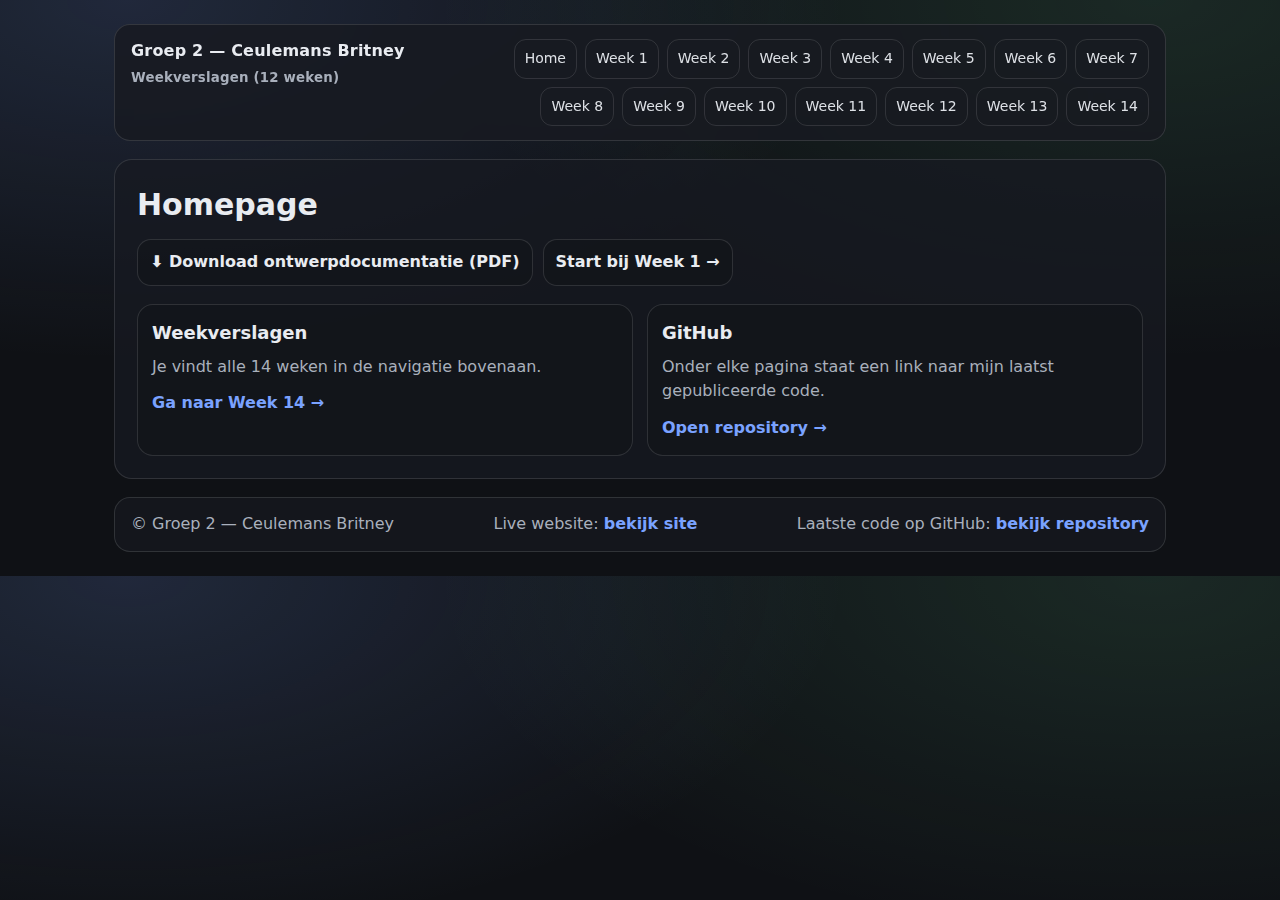
<file: index.html>
<!doctype html>
<html lang="nl">
<head>
  <meta charset="utf-8" />
  <meta name="viewport" content="width=device-width, initial-scale=1" />
  <title>Weekverslagen — Groep 2 Ceulemans Britney</title>
  <link rel="stylesheet" href="css/style.css" />
</head>
<body>
  <div class="container">

    <header class="topbar">
      <div class="identity">
        Groep 2 — Ceulemans Britney
        <small>Weekverslagen (12 weken)</small>
      </div>

      <nav aria-label="Navigatie weekverslagen">
        <a class="navlink" href="index.html">Home</a>
        <a class="navlink" href="week01.html">Week 1</a>
        <a class="navlink" href="week02.html">Week 2</a>
        <a class="navlink" href="week03.html">Week 3</a>
        <a class="navlink" href="week04.html">Week 4</a>
        <a class="navlink" href="week05.html">Week 5</a>
        <a class="navlink" href="week06.html">Week 6</a>
        <a class="navlink" href="week07.html">Week 7</a>
        <a class="navlink" href="week08.html">Week 8</a>
        <a class="navlink" href="week09.html">Week 9</a>
        <a class="navlink" href="week10.html">Week 10</a>
        <a class="navlink" href="week11.html">Week 11</a>
        <a class="navlink" href="week12.html">Week 12</a>
        <a class="navlink" href="week13.html">Week 13</a>
        <a class="navlink" href="week14.html">Week 14</a>
      </nav>
    </header>

    <main class="main">
      <h1>Homepage</h1>

      <div class="actions">
        <a class="button" href="assets/ontwerp-documentatie.pdf" download>⬇ Download ontwerpdocumentatie (PDF)</a>
        <a class="button" href="week01.html">Start bij Week 1 →</a>
      </div>

      <div class="cardgrid">
        <div class="card">
          <h2>Weekverslagen</h2>
          <p>Je vindt alle 14 weken in de navigatie bovenaan.</p>
          <a href="week14.html">Ga naar Week 14 →</a>
        </div>

        <div class="card">
          <h2>GitHub</h2>
          <p>Onder elke pagina staat een link naar mijn laatst gepubliceerde code.</p>
          <a href="GITHUB_LINK_HIER" target="_blank" rel="noreferrer">Open repository →</a>
        </div>

        
      </div>
    </main>

    <footer>
  <span>© Groep 2 — Ceulemans Britney</span>

  <span>
    Live website:
    <a href="https://resonant-sfogliatella-4cece0.netlify.app/" target="_blank">
      bekijk site
    </a>
  </span>

  <span>
    Laatste code op GitHub:
    <a href="https://github.com/britneyceulemans-web/website_prototypingtools" target="_blank">
      bekijk repository
    </a>
  </span>
</footer>


  </div>
</body>
</html>
</file>
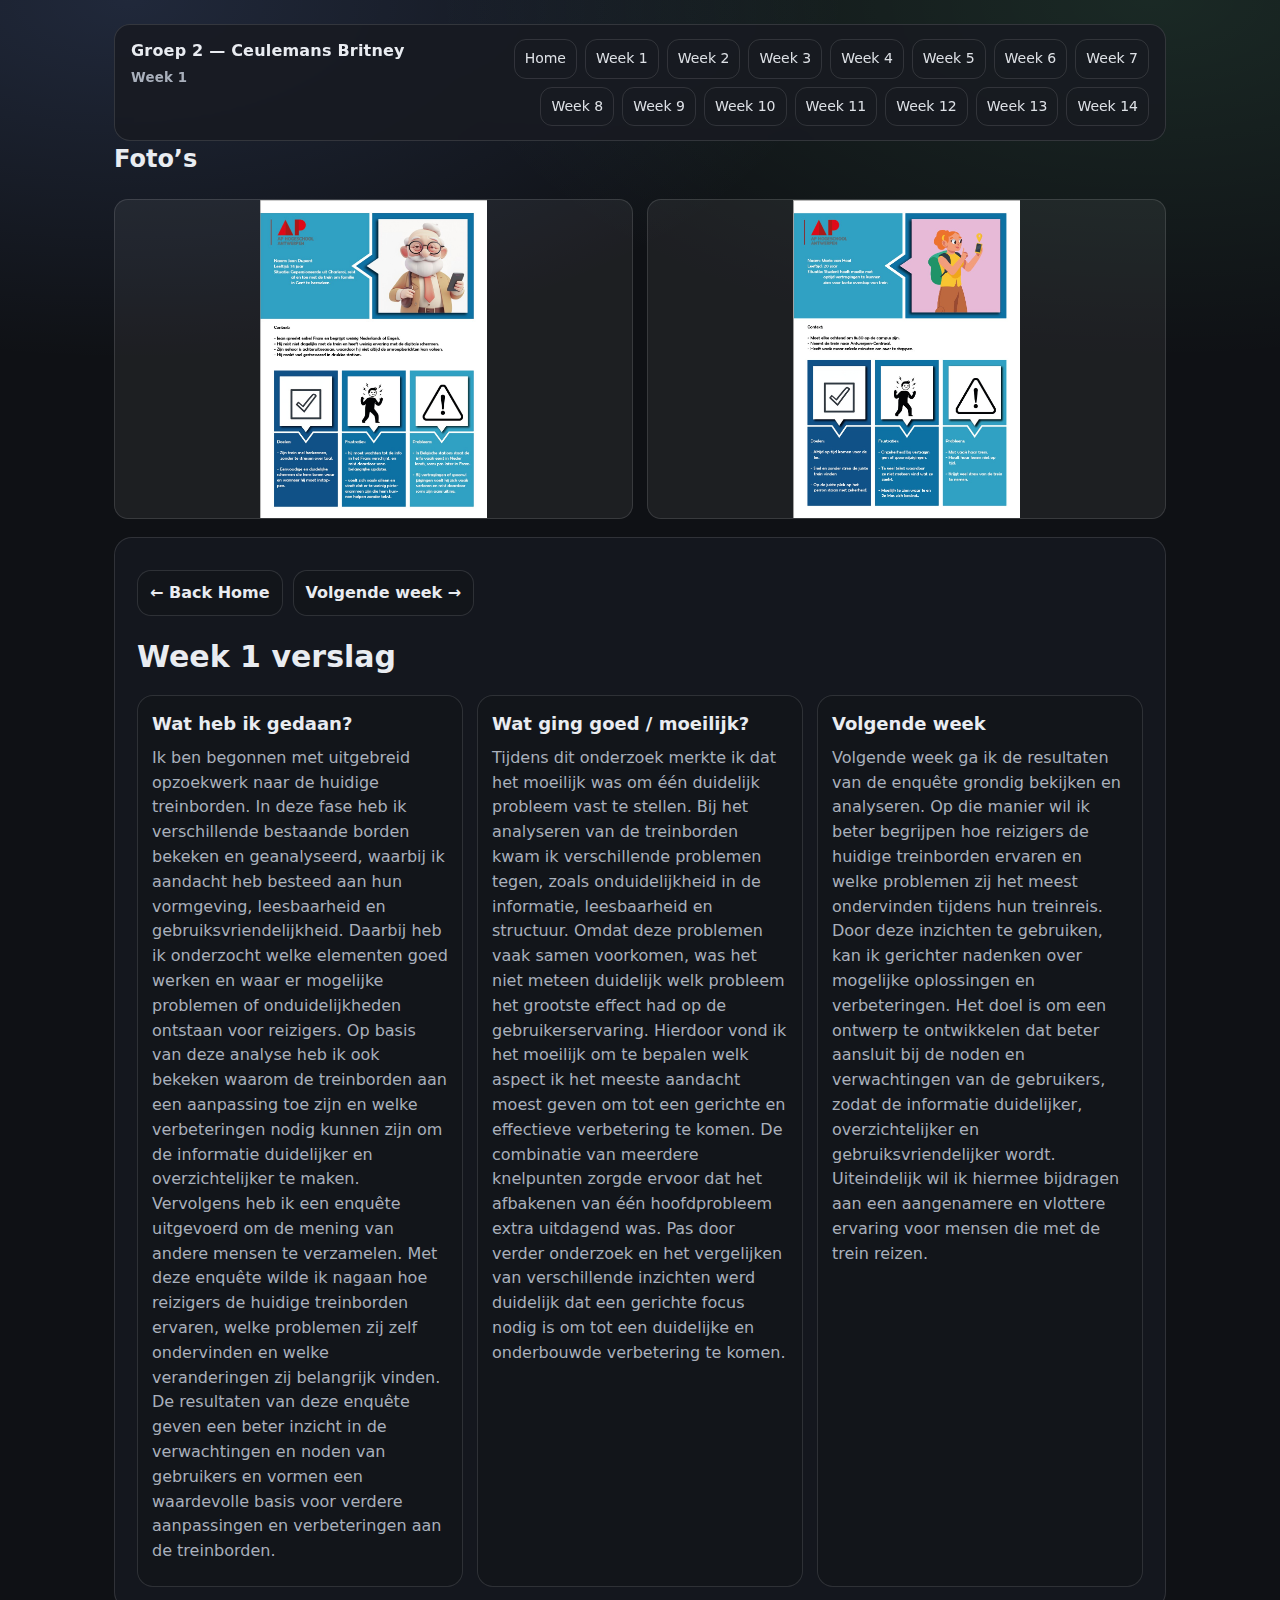
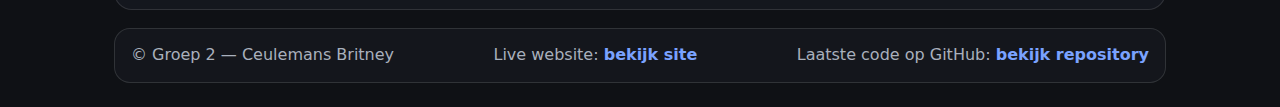
<file: week01.html>
<!doctype html>
<html lang="nl">
<head>
  <meta charset="utf-8" />
  <meta name="viewport" content="width=device-width, initial-scale=1" />
  <title>Week 1 — Groep 2 Ceulemans Britney</title>
  <link rel="stylesheet" href="css/style.css" />
</head>
<body>
  <div class="container">

    <header class="topbar">
      <div class="identity">
        Groep 2 — Ceulemans Britney
        <small>Week 1</small>
      </div>
      <nav aria-label="Navigatie weekverslagen">
        <a class="navlink" href="index.html">Home</a>
        <a class="navlink" href="week01.html">Week 1</a>
        <a class="navlink" href="week02.html">Week 2</a>
        <a class="navlink" href="week03.html">Week 3</a>
        <a class="navlink" href="week04.html">Week 4</a>
        <a class="navlink" href="week05.html">Week 5</a>
        <a class="navlink" href="week06.html">Week 6</a>
        <a class="navlink" href="week07.html">Week 7</a>
        <a class="navlink" href="week08.html">Week 8</a>
        <a class="navlink" href="week09.html">Week 9</a>
        <a class="navlink" href="week10.html">Week 10</a>
        <a class="navlink" href="week11.html">Week 11</a>
        <a class="navlink" href="week12.html">Week 12</a>
        <a class="navlink" href="week13.html">Week 13</a>
        <a class="navlink" href="week14.html">Week 14</a>
      </nav>
    </header>
    

    <h2>Foto’s</h2>

<div class="gallery">
  <img class="photo" src="assets/images/week01/foto1.jpg.jpg" alt="Week 1 foto 1">
  <img class="photo" src="assets/images/week01/foto2.jpg.jpg" alt="Week 1 foto 2">
</div>

    <main class="main">
      <div class="actions">
        <a class="button" href="index.html">← Back Home</a>
        <a class="button" href="week02.html">Volgende week →</a>
      </div>

      <h1>Week 1 verslag</h1>

      <div class="cardgrid">
        <div class="card">
          <h2>Wat heb ik gedaan?</h2>
          <p>Ik ben begonnen met uitgebreid opzoekwerk naar de huidige treinborden. In deze fase heb ik verschillende bestaande borden bekeken en geanalyseerd, waarbij ik aandacht heb besteed aan hun vormgeving, leesbaarheid en gebruiksvriendelijkheid. Daarbij heb ik onderzocht welke elementen goed werken en waar er mogelijke problemen of onduidelijkheden ontstaan voor reizigers. Op basis van deze analyse heb ik ook bekeken waarom de treinborden aan een aanpassing toe zijn en welke verbeteringen nodig kunnen zijn om de informatie duidelijker en overzichtelijker te maken.

Vervolgens heb ik een enquête uitgevoerd om de mening van andere mensen te verzamelen. Met deze enquête wilde ik nagaan hoe reizigers de huidige treinborden ervaren, welke problemen zij zelf ondervinden en welke veranderingen zij belangrijk vinden. De resultaten van deze enquête geven een beter inzicht in de verwachtingen en noden van gebruikers en vormen een waardevolle basis voor verdere aanpassingen en verbeteringen aan de treinborden.</p>
        </div>
        <div class="card">
          <h2>Wat ging goed / moeilijk?</h2>
          <p>Tijdens dit onderzoek merkte ik dat het moeilijk was om één duidelijk probleem vast te stellen. Bij het analyseren van de treinborden kwam ik verschillende problemen tegen, zoals onduidelijkheid in de informatie, leesbaarheid en structuur. Omdat deze problemen vaak samen voorkomen, was het niet meteen duidelijk welk probleem het grootste effect had op de gebruikerservaring. Hierdoor vond ik het moeilijk om te bepalen welk aspect ik het meeste aandacht moest geven om tot een gerichte en effectieve verbetering te komen.

De combinatie van meerdere knelpunten zorgde ervoor dat het afbakenen van één hoofdprobleem extra uitdagend was. Pas door verder onderzoek en het vergelijken van verschillende inzichten werd duidelijk dat een gerichte focus nodig is om tot een duidelijke en onderbouwde verbetering te komen.</p>
        </div>
        <div class="card">
          <h2>Volgende week</h2>
          <p>Volgende week ga ik de resultaten van de enquête grondig bekijken en analyseren. Op die manier wil ik beter begrijpen hoe reizigers de huidige treinborden ervaren en welke problemen zij het meest ondervinden tijdens hun treinreis. Door deze inzichten te gebruiken, kan ik gerichter nadenken over mogelijke oplossingen en verbeteringen. Het doel is om een ontwerp te ontwikkelen dat beter aansluit bij de noden en verwachtingen van de gebruikers, zodat de informatie duidelijker, overzichtelijker en gebruiksvriendelijker wordt. Uiteindelijk wil ik hiermee bijdragen aan een aangenamere en vlottere ervaring voor mensen die met de trein reizen.</p>
        </div>
      </div>
    </main>

    <footer>
  <span>© Groep 2 — Ceulemans Britney</span>

  <span>
    Live website:
    <a href="https://resonant-sfogliatella-4cece0.netlify.app/" target="_blank">
      bekijk site
    </a>
  </span>

  <span>
    Laatste code op GitHub:
    <a href="https://github.com/britneyceulemans-web/website_prototypingtools" target="_blank">
      bekijk repository
    </a>
  </span>
</footer>


  </div>
</body>
</html>
</file>
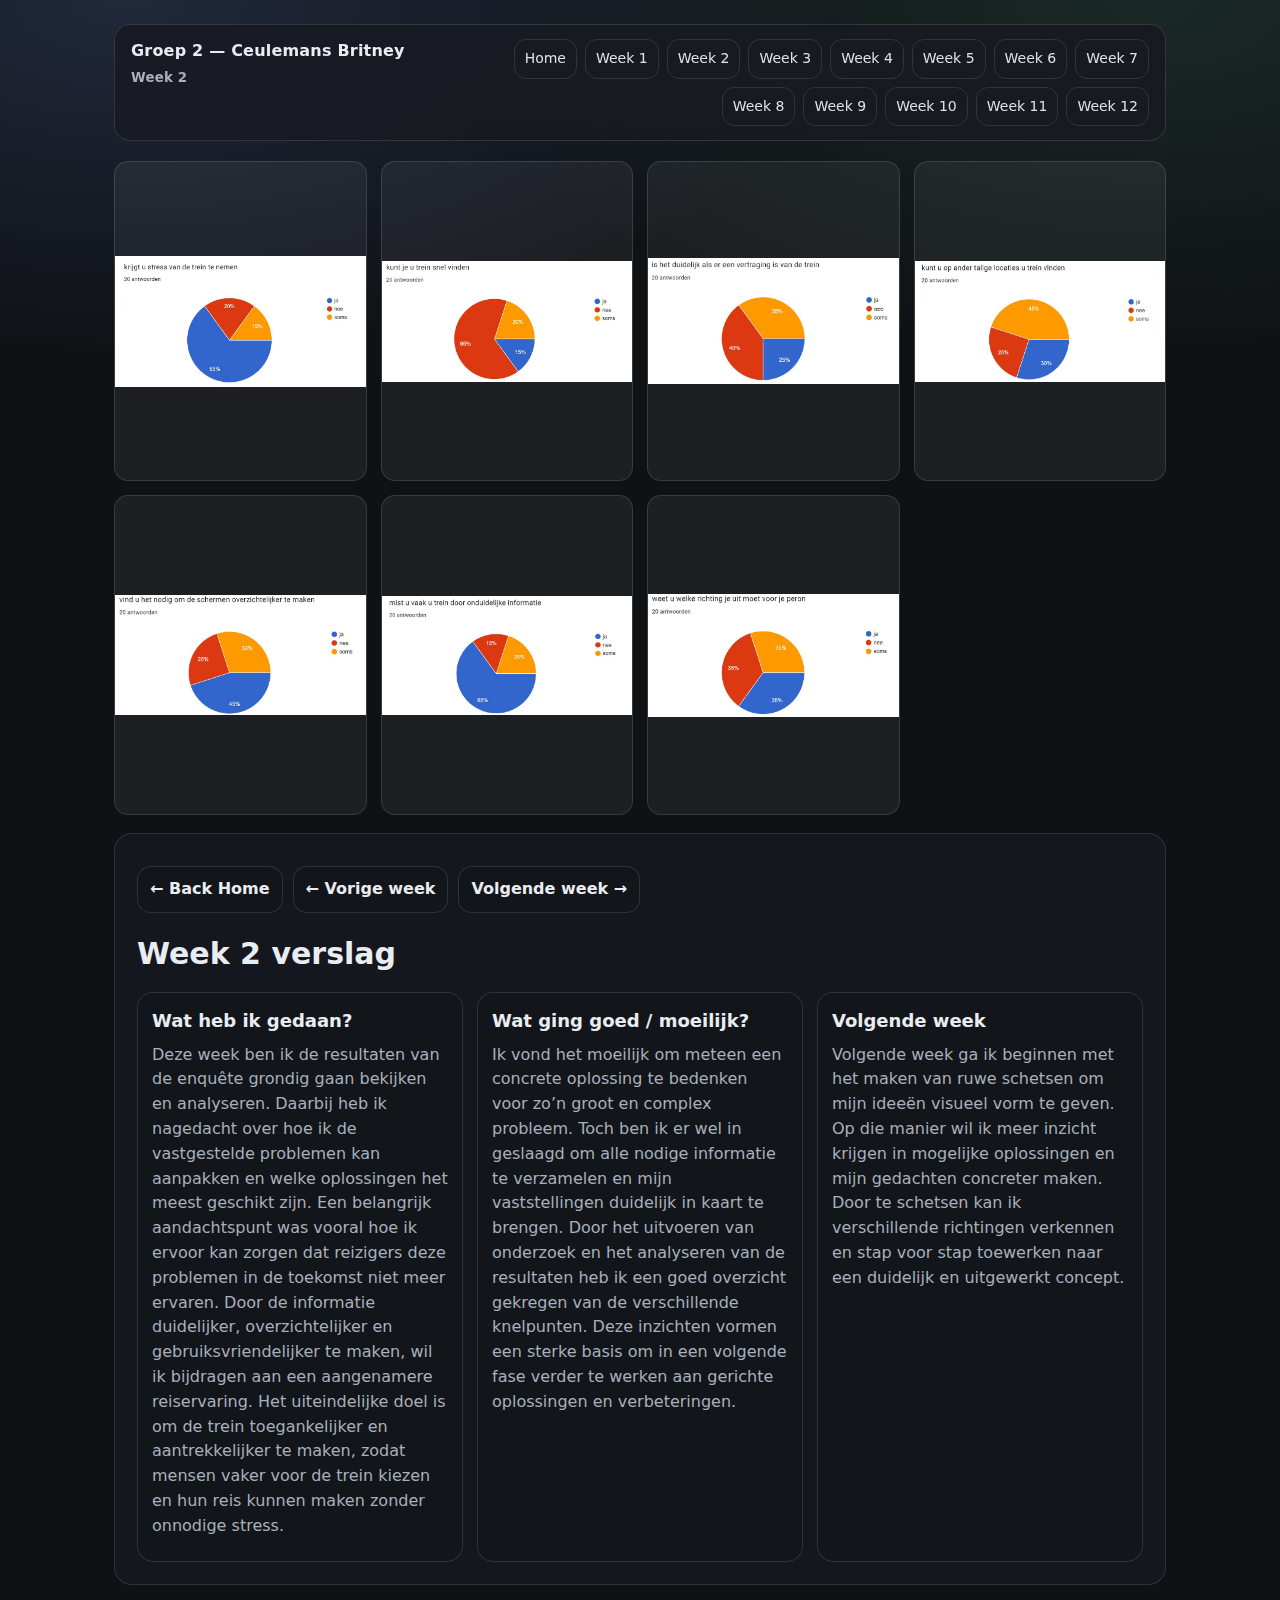
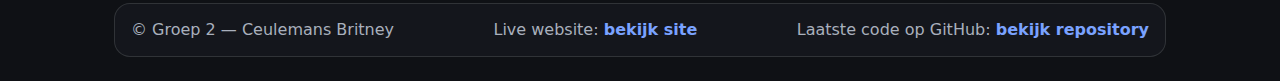
<file: week02.html>
<!doctype html>
<html lang="nl">
<head>
  <meta charset="utf-8" />
  <meta name="viewport" content="width=device-width, initial-scale=1" />
  <title>Week 2 — Groep 2 Ceulemans Britney</title>
  <link rel="stylesheet" href="css/style.css" />
</head>
<body>
  <div class="container">
    <header class="topbar">
      <div class="identity">Groep 2 — Ceulemans Britney<small>Week 2</small></div>
      <nav aria-label="Navigatie weekverslagen">
        <a class="navlink" href="index.html">Home</a>
        <a class="navlink" href="week01.html">Week 1</a><a class="navlink" href="week02.html">Week 2</a><a class="navlink" href="week03.html">Week 3</a><a class="navlink" href="week04.html">Week 4</a><a class="navlink" href="week05.html">Week 5</a><a class="navlink" href="week06.html">Week 6</a><a class="navlink" href="week07.html">Week 7</a><a class="navlink" href="week08.html">Week 8</a><a class="navlink" href="week09.html">Week 9</a><a class="navlink" href="week10.html">Week 10</a><a class="navlink" href="week11.html">Week 11</a><a class="navlink" href="week12.html">Week 12</a>
      </nav>
    </header>

    <div class="gallery">
  <img class="photo" src="assets/images/week02/foto3.jpg.jpg" alt="Week 2 foto 3">
  <img class="photo" src="assets/images/week02/foto4.jpg.jpg" alt="Week 1 foto 2">
    <img class="photo" src="assets/images/week02/foto5.jpg.jpg" alt="Week 1 foto 2">
      <img class="photo" src="assets/images/week02/foto6.jpg.jpg" alt="Week 1 foto 2">
        <img class="photo" src="assets/images/week02/foto7.jpg.jpg" alt="Week 1 foto 2">
          <img class="photo" src="assets/images/week02/foto8.jpg.jpg" alt="Week 1 foto 2">
            <img class="photo" src="assets/images/week02/foto9.jpg.jpg" alt="Week 1 foto 2">
</div>

    <main class="main">
      <div class="actions">
        <a class="button" href="index.html">← Back Home</a>
        <a class="button" href="week01.html">← Vorige week</a>
        <a class="button" href="week03.html">Volgende week →</a>
      </div>

      <h1>Week 2 verslag</h1>

      <div class="cardgrid">
        <div class="card"><h2>Wat heb ik gedaan?</h2><p>Deze week ben ik de resultaten van de enquête grondig gaan bekijken en analyseren. Daarbij heb ik nagedacht over hoe ik de vastgestelde problemen kan aanpakken en welke oplossingen het meest geschikt zijn. Een belangrijk aandachtspunt was vooral hoe ik ervoor kan zorgen dat reizigers deze problemen in de toekomst niet meer ervaren. Door de informatie duidelijker, overzichtelijker en gebruiksvriendelijker te maken, wil ik bijdragen aan een aangenamere reiservaring. Het uiteindelijke doel is om de trein toegankelijker en aantrekkelijker te maken, zodat mensen vaker voor de trein kiezen en hun reis kunnen maken zonder onnodige stress.</p></div>
        <div class="card"><h2>Wat ging goed / moeilijk?</h2><p>Ik vond het moeilijk om meteen een concrete oplossing te bedenken voor zo’n groot en complex probleem. Toch ben ik er wel in geslaagd om alle nodige informatie te verzamelen en mijn vaststellingen duidelijk in kaart te brengen. Door het uitvoeren van onderzoek en het analyseren van de resultaten heb ik een goed overzicht gekregen van de verschillende knelpunten. Deze inzichten vormen een sterke basis om in een volgende fase verder te werken aan gerichte oplossingen en verbeteringen.</p></div>
        <div class="card"><h2>Volgende week</h2><p>Volgende week ga ik beginnen met het maken van ruwe schetsen om mijn ideeën visueel vorm te geven. Op die manier wil ik meer inzicht krijgen in mogelijke oplossingen en mijn gedachten concreter maken. Door te schetsen kan ik verschillende richtingen verkennen en stap voor stap toewerken naar een duidelijk en uitgewerkt concept.</p></div>
      </div>
    </main>

   <footer>
  <span>© Groep 2 — Ceulemans Britney</span>

  <span>
    Live website:
    <a href="https://resonant-sfogliatella-4cece0.netlify.app/" target="_blank">
      bekijk site
    </a>
  </span>

  <span>
    Laatste code op GitHub:
    <a href="https://github.com/britneyceulemans-web/website_prototypingtools" target="_blank">
      bekijk repository
    </a>
  </span>
</footer>

  </div>
</body>
</html>
</file>
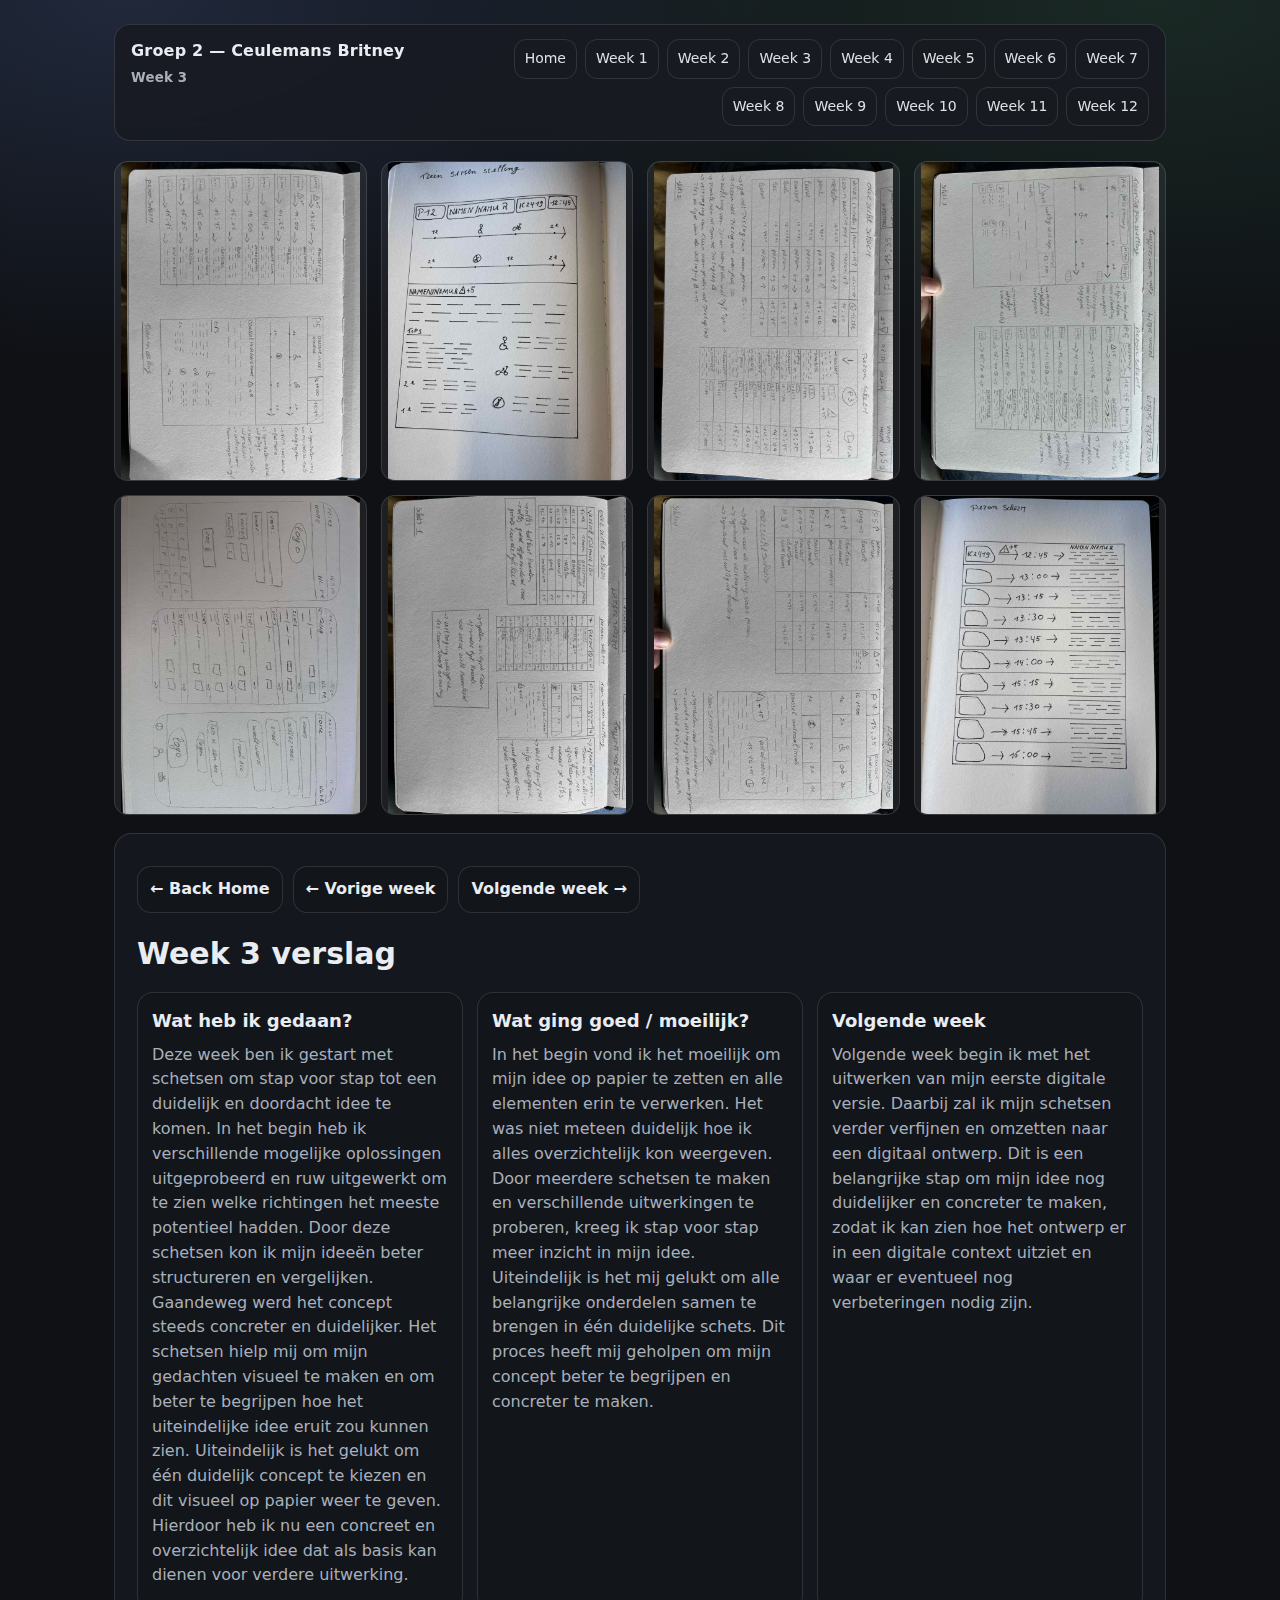
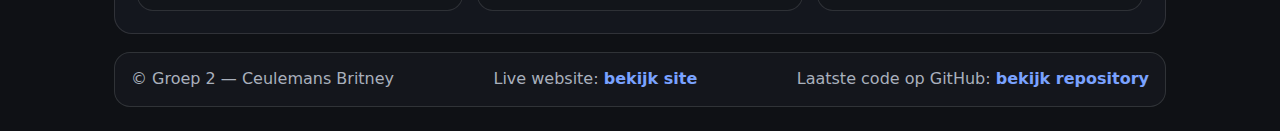
<file: week03.html>
<!doctype html>
<html lang="nl">
<head>
  <meta charset="utf-8" />
  <meta name="viewport" content="width=device-width, initial-scale=1" />
  <title>Week 3 — Groep 2 Ceulemans Britney</title>
  <link rel="stylesheet" href="css/style.css" />
</head>
<body>
  <div class="container">
    <header class="topbar">
      <div class="identity">Groep 2 — Ceulemans Britney<small>Week 3</small></div>
      <nav aria-label="Navigatie weekverslagen">
        <a class="navlink" href="index.html">Home</a>
        <a class="navlink" href="week01.html">Week 1</a><a class="navlink" href="week02.html">Week 2</a><a class="navlink" href="week03.html">Week 3</a><a class="navlink" href="week04.html">Week 4</a><a class="navlink" href="week05.html">Week 5</a><a class="navlink" href="week06.html">Week 6</a><a class="navlink" href="week07.html">Week 7</a><a class="navlink" href="week08.html">Week 8</a><a class="navlink" href="week09.html">Week 9</a><a class="navlink" href="week10.html">Week 10</a><a class="navlink" href="week11.html">Week 11</a><a class="navlink" href="week12.html">Week 12</a>
      </nav>
    </header>

        <div class="gallery">
  <img class="photo" src="assets/images/week03/foto10.jpg.jpg" alt="Week 2 foto 3">
  <img class="photo" src="assets/images/week03/foto11.jpg.jpg" alt="Week 1 foto 2">
    <img class="photo" src="assets/images/week03/foto12.jpg.jpg" alt="Week 1 foto 2">
      <img class="photo" src="assets/images/week03/foto13.jpg.jpg" alt="Week 1 foto 2">
        <img class="photo" src="assets/images/week03/foto14.jpg.jpg" alt="Week 1 foto 2">
          <img class="photo" src="assets/images/week03/foto15.jpg.jpg" alt="Week 1 foto 2">
            <img class="photo" src="assets/images/week03/foto16.jpg.jpg" alt="Week 1 foto 2">
            <img class="photo" src="assets/images/week03/foto17.jpg.jpg" alt="Week 1 foto 2">
</div>

    <main class="main">
      <div class="actions">
        <a class="button" href="index.html">← Back Home</a>
        <a class="button" href="week02.html">← Vorige week</a>
        <a class="button" href="week04.html">Volgende week →</a>
      </div>

      <h1>Week 3 verslag</h1>

      <div class="cardgrid">
        <div class="card"><h2>Wat heb ik gedaan?</h2><p>Deze week ben ik gestart met schetsen om stap voor stap tot een duidelijk en doordacht idee te komen. In het begin heb ik verschillende mogelijke oplossingen uitgeprobeerd en ruw uitgewerkt om te zien welke richtingen het meeste potentieel hadden. Door deze schetsen kon ik mijn ideeën beter structureren en vergelijken.

Gaandeweg werd het concept steeds concreter en duidelijker. Het schetsen hielp mij om mijn gedachten visueel te maken en om beter te begrijpen hoe het uiteindelijke idee eruit zou kunnen zien. Uiteindelijk is het gelukt om één duidelijk concept te kiezen en dit visueel op papier weer te geven. Hierdoor heb ik nu een concreet en overzichtelijk idee dat als basis kan dienen voor verdere uitwerking.</p></div>
        <div class="card"><h2>Wat ging goed / moeilijk?</h2><p>In het begin vond ik het moeilijk om mijn idee op papier te zetten en alle elementen erin te verwerken. Het was niet meteen duidelijk hoe ik alles overzichtelijk kon weergeven. Door meerdere schetsen te maken en verschillende uitwerkingen te proberen, kreeg ik stap voor stap meer inzicht in mijn idee. Uiteindelijk is het mij gelukt om alle belangrijke onderdelen samen te brengen in één duidelijke schets. Dit proces heeft mij geholpen om mijn concept beter te begrijpen en concreter te maken.</p></div>
        <div class="card"><h2>Volgende week</h2><p>Volgende week begin ik met het uitwerken van mijn eerste digitale versie. Daarbij zal ik mijn schetsen verder verfijnen en omzetten naar een digitaal ontwerp. Dit is een belangrijke stap om mijn idee nog duidelijker en concreter te maken, zodat ik kan zien hoe het ontwerp er in een digitale context uitziet en waar er eventueel nog verbeteringen nodig zijn.</p></div>
      </div>
    </main>
<footer>
  <span>© Groep 2 — Ceulemans Britney</span>

  <span>
    Live website:
    <a href="https://resonant-sfogliatella-4cece0.netlify.app/" target="_blank">
      bekijk site
    </a>
  </span>

  <span>
    Laatste code op GitHub:
    <a href="https://github.com/britneyceulemans-web/website_prototypingtools" target="_blank">
      bekijk repository
    </a>
  </span>
</footer>

  </div>
</body>
</html>
</file>
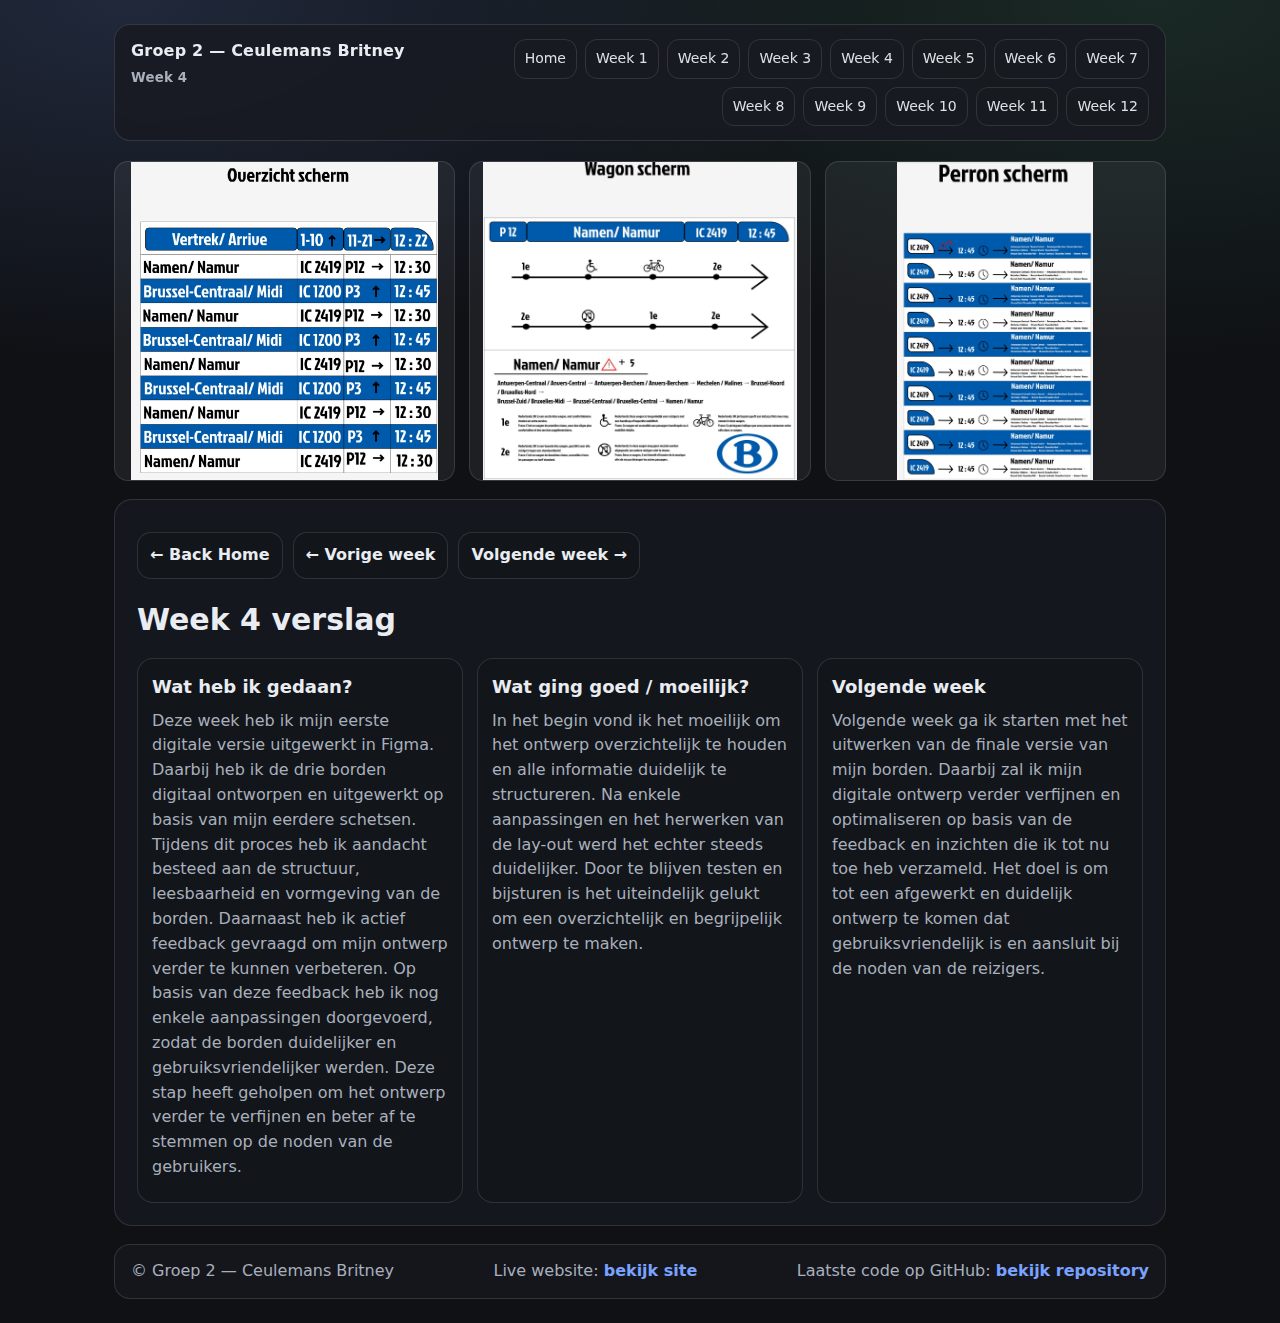
<file: week04.html>
<!doctype html>
<html lang="nl">
<head>
  <meta charset="utf-8" />
  <meta name="viewport" content="width=device-width, initial-scale=1" />
  <title>Week 4 — Groep 2 Ceulemans Britney</title>
  <link rel="stylesheet" href="css/style.css" />
</head>
<body>
  <div class="container">
    <header class="topbar">
      <div class="identity">Groep 2 — Ceulemans Britney<small>Week 4</small></div>
      <nav aria-label="Navigatie weekverslagen">
        <a class="navlink" href="index.html">Home</a>
        <a class="navlink" href="week01.html">Week 1</a><a class="navlink" href="week02.html">Week 2</a><a class="navlink" href="week03.html">Week 3</a><a class="navlink" href="week04.html">Week 4</a><a class="navlink" href="week05.html">Week 5</a><a class="navlink" href="week06.html">Week 6</a><a class="navlink" href="week07.html">Week 7</a><a class="navlink" href="week08.html">Week 8</a><a class="navlink" href="week09.html">Week 9</a><a class="navlink" href="week10.html">Week 10</a><a class="navlink" href="week11.html">Week 11</a><a class="navlink" href="week12.html">Week 12</a>
      </nav>
    </header>

     <div class="gallery">
  <img class="photo" src="assets/images/week04/foto18.jpg.jpg" alt="Week 2 foto 3">
  <img class="photo" src="assets/images/week04/foto19.jpg.jpg" alt="Week 1 foto 2">
    <img class="photo" src="assets/images/week04/foto20.jpg.jpg" alt="Week 1 foto 2">
</div>

    <main class="main">
      <div class="actions">
        <a class="button" href="index.html">← Back Home</a>
        <a class="button" href="week03.html">← Vorige week</a>
        <a class="button" href="week05.html">Volgende week →</a>
      </div>

      <h1>Week 4 verslag</h1>

      <div class="cardgrid">
        <div class="card"><h2>Wat heb ik gedaan?</h2><p>Deze week heb ik mijn eerste digitale versie uitgewerkt in Figma. Daarbij heb ik de drie borden digitaal ontworpen en uitgewerkt op basis van mijn eerdere schetsen. Tijdens dit proces heb ik aandacht besteed aan de structuur, leesbaarheid en vormgeving van de borden.

Daarnaast heb ik actief feedback gevraagd om mijn ontwerp verder te kunnen verbeteren. Op basis van deze feedback heb ik nog enkele aanpassingen doorgevoerd, zodat de borden duidelijker en gebruiksvriendelijker werden. Deze stap heeft geholpen om het ontwerp verder te verfijnen en beter af te stemmen op de noden van de gebruikers.</p></div>
        <div class="card"><h2>Wat ging goed / moeilijk?</h2><p>In het begin vond ik het moeilijk om het ontwerp overzichtelijk te houden en alle informatie duidelijk te structureren. Na enkele aanpassingen en het herwerken van de lay-out werd het echter steeds duidelijker. Door te blijven testen en bijsturen is het uiteindelijk gelukt om een overzichtelijk en begrijpelijk ontwerp te maken.</p></div>
        <div class="card"><h2>Volgende week</h2><p>Volgende week ga ik starten met het uitwerken van de finale versie van mijn borden. Daarbij zal ik mijn digitale ontwerp verder verfijnen en optimaliseren op basis van de feedback en inzichten die ik tot nu toe heb verzameld. Het doel is om tot een afgewerkt en duidelijk ontwerp te komen dat gebruiksvriendelijk is en aansluit bij de noden van de reizigers.</p></div>
      </div>
    </main>

    <footer>
  <span>© Groep 2 — Ceulemans Britney</span>

  <span>
    Live website:
    <a href="https://resonant-sfogliatella-4cece0.netlify.app/" target="_blank">
      bekijk site
    </a>
  </span>

  <span>
    Laatste code op GitHub:
    <a href="https://github.com/britneyceulemans-web/website_prototypingtools" target="_blank">
      bekijk repository
    </a>
  </span>
</footer>

  </div>
</body>
</html>
</file>
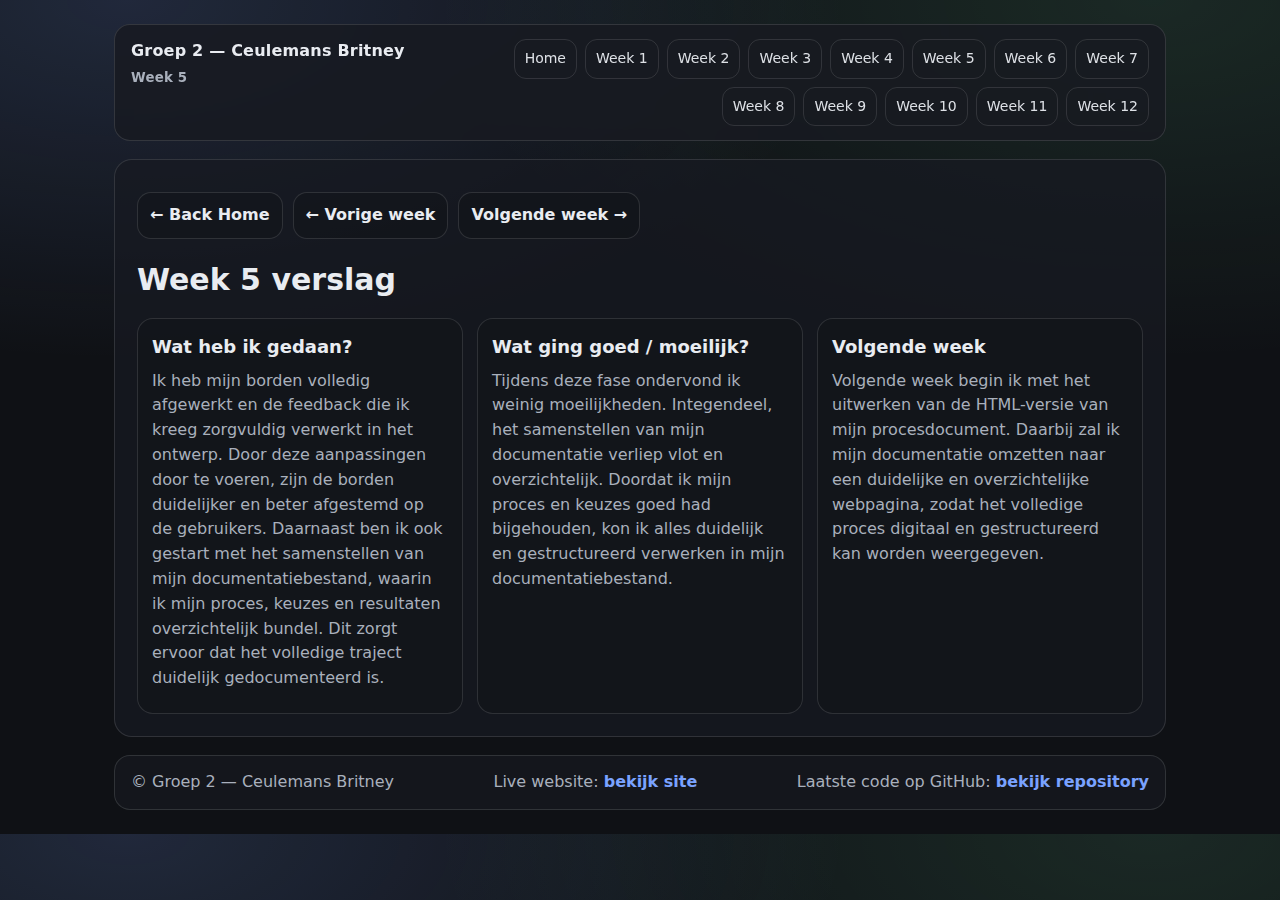
<file: week05.html>
<!doctype html>
<html lang="nl">
<head>
  <meta charset="utf-8" />
  <meta name="viewport" content="width=device-width, initial-scale=1" />
  <title>Week 5 — Groep 2 Ceulemans Britney</title>
  <link rel="stylesheet" href="css/style.css" />
</head>
<body>
  <div class="container">
    <header class="topbar">
      <div class="identity">Groep 2 — Ceulemans Britney<small>Week 5</small></div>
      <nav aria-label="Navigatie weekverslagen">
        <a class="navlink" href="index.html">Home</a>
        <a class="navlink" href="week01.html">Week 1</a><a class="navlink" href="week02.html">Week 2</a><a class="navlink" href="week03.html">Week 3</a><a class="navlink" href="week04.html">Week 4</a><a class="navlink" href="week05.html">Week 5</a><a class="navlink" href="week06.html">Week 6</a><a class="navlink" href="week07.html">Week 7</a><a class="navlink" href="week08.html">Week 8</a><a class="navlink" href="week09.html">Week 9</a><a class="navlink" href="week10.html">Week 10</a><a class="navlink" href="week11.html">Week 11</a><a class="navlink" href="week12.html">Week 12</a>
      </nav>
    </header>

    <main class="main">
      <div class="actions">
        <a class="button" href="index.html">← Back Home</a>
        <a class="button" href="week04.html">← Vorige week</a>
        <a class="button" href="week06.html">Volgende week →</a>
      </div>

      <h1>Week 5 verslag</h1>

      <div class="cardgrid">
        <div class="card"><h2>Wat heb ik gedaan?</h2><p>Ik heb mijn borden volledig afgewerkt en de feedback die ik kreeg zorgvuldig verwerkt in het ontwerp. Door deze aanpassingen door te voeren, zijn de borden duidelijker en beter afgestemd op de gebruikers. Daarnaast ben ik ook gestart met het samenstellen van mijn documentatiebestand, waarin ik mijn proces, keuzes en resultaten overzichtelijk bundel. Dit zorgt ervoor dat het volledige traject duidelijk gedocumenteerd is.</p></div>
        <div class="card"><h2>Wat ging goed / moeilijk?</h2><p>Tijdens deze fase ondervond ik weinig moeilijkheden. Integendeel, het samenstellen van mijn documentatie verliep vlot en overzichtelijk. Doordat ik mijn proces en keuzes goed had bijgehouden, kon ik alles duidelijk en gestructureerd verwerken in mijn documentatiebestand.</p></div>
        <div class="card"><h2>Volgende week</h2><p>Volgende week begin ik met het uitwerken van de HTML-versie van mijn procesdocument. Daarbij zal ik mijn documentatie omzetten naar een duidelijke en overzichtelijke webpagina, zodat het volledige proces digitaal en gestructureerd kan worden weergegeven.</p></div>
      </div>
    </main>

    <footer>
  <span>© Groep 2 — Ceulemans Britney</span>

  <span>
    Live website:
    <a href="https://resonant-sfogliatella-4cece0.netlify.app/" target="_blank">
      bekijk site
    </a>
  </span>

  <span>
    Laatste code op GitHub:
    <a href="https://github.com/britneyceulemans-web/website_prototypingtools" target="_blank">
      bekijk repository
    </a>
  </span>
</footer>

  </div>
</body>
</html>
</file>
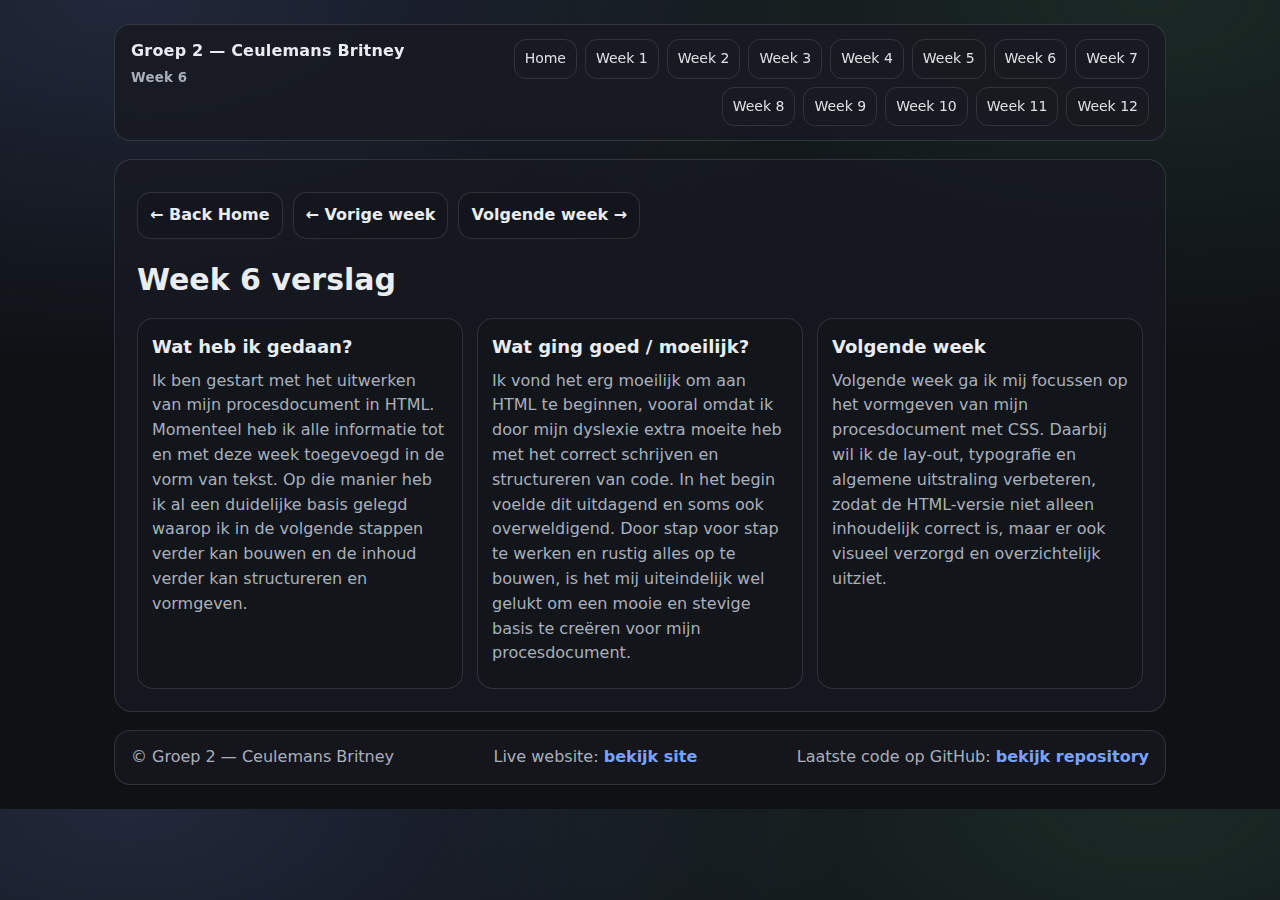
<file: week06.html>
<!doctype html>
<html lang="nl">
<head>
  <meta charset="utf-8" />
  <meta name="viewport" content="width=device-width, initial-scale=1" />
  <title>Week 6 — Groep 2 Ceulemans Britney</title>
  <link rel="stylesheet" href="css/style.css" />
</head>
<body>
  <div class="container">
    <header class="topbar">
      <div class="identity">Groep 2 — Ceulemans Britney<small>Week 6</small></div>
      <nav aria-label="Navigatie weekverslagen">
        <a class="navlink" href="index.html">Home</a>
        <a class="navlink" href="week01.html">Week 1</a><a class="navlink" href="week02.html">Week 2</a><a class="navlink" href="week03.html">Week 3</a><a class="navlink" href="week04.html">Week 4</a><a class="navlink" href="week05.html">Week 5</a><a class="navlink" href="week06.html">Week 6</a><a class="navlink" href="week07.html">Week 7</a><a class="navlink" href="week08.html">Week 8</a><a class="navlink" href="week09.html">Week 9</a><a class="navlink" href="week10.html">Week 10</a><a class="navlink" href="week11.html">Week 11</a><a class="navlink" href="week12.html">Week 12</a>
      </nav>
    </header>

    <main class="main">
      <div class="actions">
        <a class="button" href="index.html">← Back Home</a>
        <a class="button" href="week05.html">← Vorige week</a>
        <a class="button" href="week07.html">Volgende week →</a>
      </div>

      <h1>Week 6 verslag</h1>

      <div class="cardgrid">
        <div class="card"><h2>Wat heb ik gedaan?</h2><p>Ik ben gestart met het uitwerken van mijn procesdocument in HTML. Momenteel heb ik alle informatie tot en met deze week toegevoegd in de vorm van tekst. Op die manier heb ik al een duidelijke basis gelegd waarop ik in de volgende stappen verder kan bouwen en de inhoud verder kan structureren en vormgeven.</p></div>
        <div class="card"><h2>Wat ging goed / moeilijk?</h2><p>Ik vond het erg moeilijk om aan HTML te beginnen, vooral omdat ik door mijn dyslexie extra moeite heb met het correct schrijven en structureren van code. In het begin voelde dit uitdagend en soms ook overweldigend. Door stap voor stap te werken en rustig alles op te bouwen, is het mij uiteindelijk wel gelukt om een mooie en stevige basis te creëren voor mijn procesdocument.</p></div>
        <div class="card"><h2>Volgende week</h2><p>Volgende week ga ik mij focussen op het vormgeven van mijn procesdocument met CSS. Daarbij wil ik de lay-out, typografie en algemene uitstraling verbeteren, zodat de HTML-versie niet alleen inhoudelijk correct is, maar er ook visueel verzorgd en overzichtelijk uitziet.</p></div>
      </div>
    </main>

   <footer>
  <span>© Groep 2 — Ceulemans Britney</span>

  <span>
    Live website:
    <a href="https://resonant-sfogliatella-4cece0.netlify.app/" target="_blank">
      bekijk site
    </a>
  </span>

  <span>
    Laatste code op GitHub:
    <a href="https://github.com/britneyceulemans-web/website_prototypingtools" target="_blank">
      bekijk repository
    </a>
  </span>
</footer>

  </div>
</body>
</html>
</file>
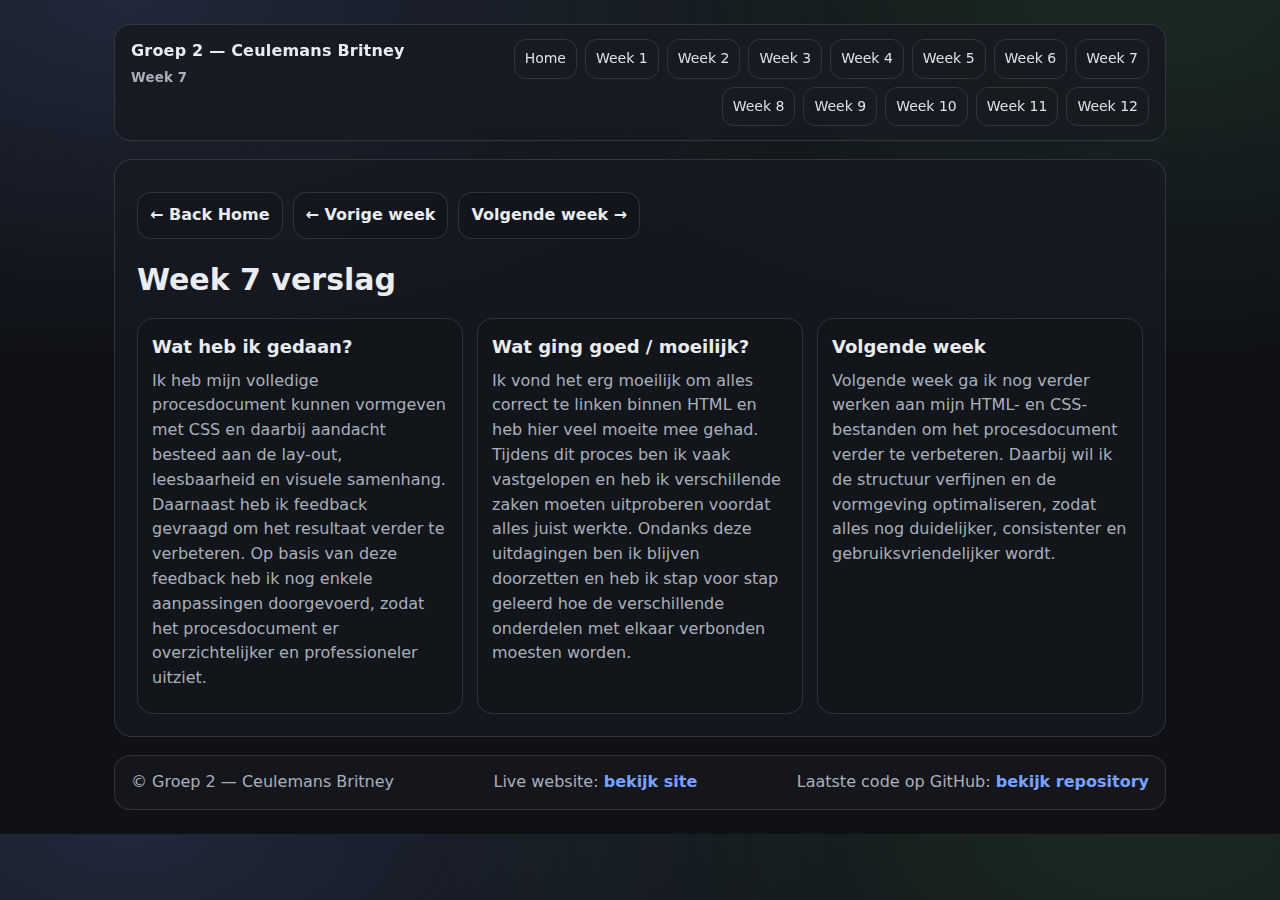
<file: week07.html>
<!doctype html>
<html lang="nl">
<head>
  <meta charset="utf-8" />
  <meta name="viewport" content="width=device-width, initial-scale=1" />
  <title>Week 7 — Groep 2 Ceulemans Britney</title>
  <link rel="stylesheet" href="css/style.css" />
</head>
<body>
  <div class="container">
    <header class="topbar">
      <div class="identity">Groep 2 — Ceulemans Britney<small>Week 7</small></div>
      <nav aria-label="Navigatie weekverslagen">
        <a class="navlink" href="index.html">Home</a>
        <a class="navlink" href="week01.html">Week 1</a><a class="navlink" href="week02.html">Week 2</a><a class="navlink" href="week03.html">Week 3</a><a class="navlink" href="week04.html">Week 4</a><a class="navlink" href="week05.html">Week 5</a><a class="navlink" href="week06.html">Week 6</a><a class="navlink" href="week07.html">Week 7</a><a class="navlink" href="week08.html">Week 8</a><a class="navlink" href="week09.html">Week 9</a><a class="navlink" href="week10.html">Week 10</a><a class="navlink" href="week11.html">Week 11</a><a class="navlink" href="week12.html">Week 12</a>
      </nav>
    </header>

    <main class="main">
      <div class="actions">
        <a class="button" href="index.html">← Back Home</a>
        <a class="button" href="week06.html">← Vorige week</a>
        <a class="button" href="week08.html">Volgende week →</a>
      </div>

      <h1>Week 7 verslag</h1>

      <div class="cardgrid">
        <div class="card"><h2>Wat heb ik gedaan?</h2><p>Ik heb mijn volledige procesdocument kunnen vormgeven met CSS en daarbij aandacht besteed aan de lay-out, leesbaarheid en visuele samenhang. Daarnaast heb ik feedback gevraagd om het resultaat verder te verbeteren. Op basis van deze feedback heb ik nog enkele aanpassingen doorgevoerd, zodat het procesdocument er overzichtelijker en professioneler uitziet.</p></div>
        <div class="card"><h2>Wat ging goed / moeilijk?</h2><p>Ik vond het erg moeilijk om alles correct te linken binnen HTML en heb hier veel moeite mee gehad. Tijdens dit proces ben ik vaak vastgelopen en heb ik verschillende zaken moeten uitproberen voordat alles juist werkte. Ondanks deze uitdagingen ben ik blijven doorzetten en heb ik stap voor stap geleerd hoe de verschillende onderdelen met elkaar verbonden moesten worden.</p></div>
        <div class="card"><h2>Volgende week</h2><p>Volgende week ga ik nog verder werken aan mijn HTML- en CSS-bestanden om het procesdocument verder te verbeteren. Daarbij wil ik de structuur verfijnen en de vormgeving optimaliseren, zodat alles nog duidelijker, consistenter en gebruiksvriendelijker wordt.</p></div>
      </div>
    </main>

   <footer>
  <span>© Groep 2 — Ceulemans Britney</span>

  <span>
    Live website:
    <a href="https://resonant-sfogliatella-4cece0.netlify.app/" target="_blank">
      bekijk site
    </a>
  </span>

  <span>
    Laatste code op GitHub:
    <a href="https://github.com/britneyceulemans-web/website_prototypingtools" target="_blank">
      bekijk repository
    </a>
  </span>
</footer>

  </div>
</body>
</html>
</file>
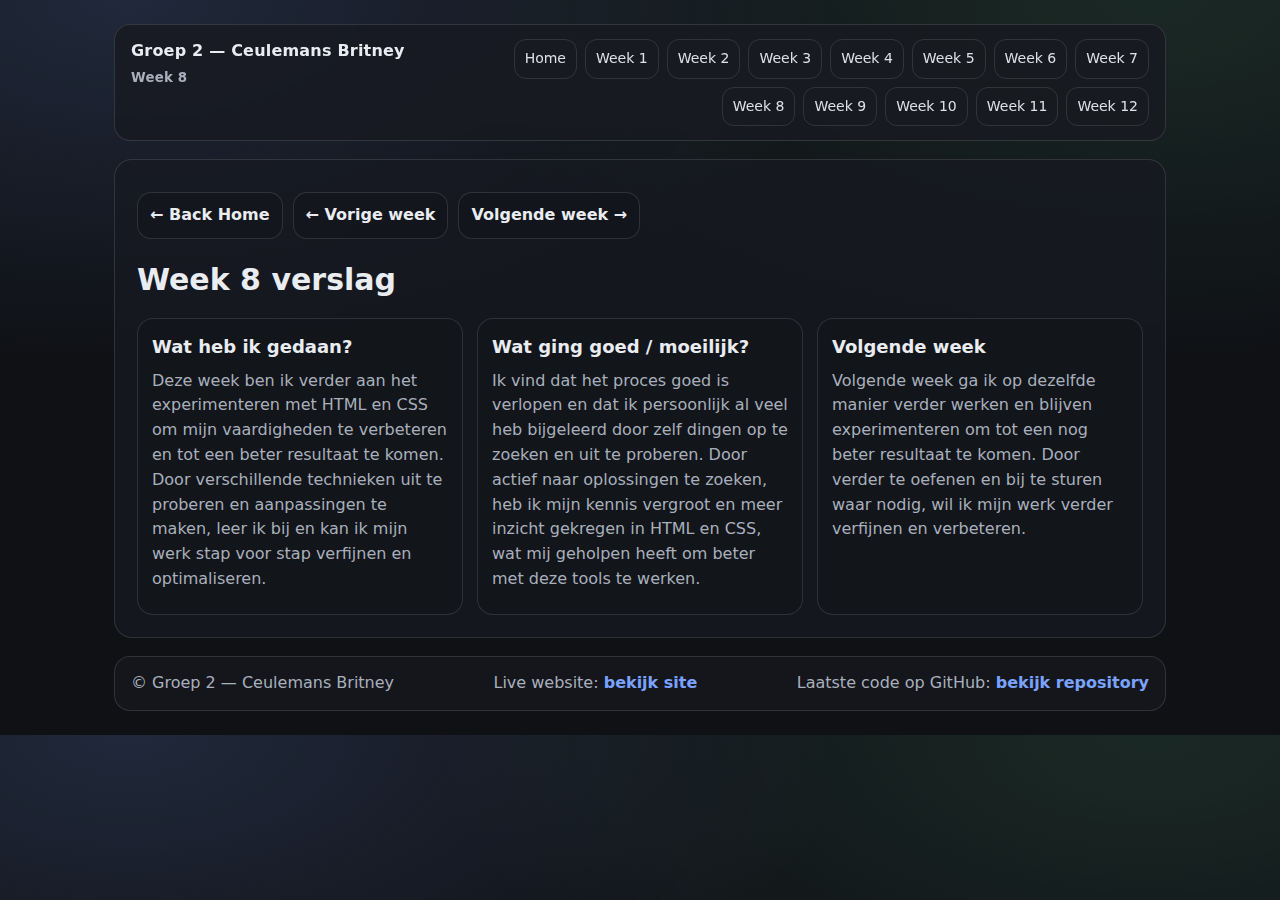
<file: week08.html>
<!doctype html>
<html lang="nl">
<head>
  <meta charset="utf-8" />
  <meta name="viewport" content="width=device-width, initial-scale=1" />
  <title>Week 8 — Groep 2 Ceulemans Britney</title>
  <link rel="stylesheet" href="css/style.css" />
</head>
<body>
  <div class="container">
    <header class="topbar">
      <div class="identity">Groep 2 — Ceulemans Britney<small>Week 8</small></div>
      <nav aria-label="Navigatie weekverslagen">
        <a class="navlink" href="index.html">Home</a>
        <a class="navlink" href="week01.html">Week 1</a><a class="navlink" href="week02.html">Week 2</a><a class="navlink" href="week03.html">Week 3</a><a class="navlink" href="week04.html">Week 4</a><a class="navlink" href="week05.html">Week 5</a><a class="navlink" href="week06.html">Week 6</a><a class="navlink" href="week07.html">Week 7</a><a class="navlink" href="week08.html">Week 8</a><a class="navlink" href="week09.html">Week 9</a><a class="navlink" href="week10.html">Week 10</a><a class="navlink" href="week11.html">Week 11</a><a class="navlink" href="week12.html">Week 12</a>
      </nav>
    </header>

    <main class="main">
      <div class="actions">
        <a class="button" href="index.html">← Back Home</a>
        <a class="button" href="week07.html">← Vorige week</a>
        <a class="button" href="week09.html">Volgende week →</a>
      </div>

      <h1>Week 8 verslag</h1>

      <div class="cardgrid">
        <div class="card"><h2>Wat heb ik gedaan?</h2><p>Deze week ben ik verder aan het experimenteren met HTML en CSS om mijn vaardigheden te verbeteren en tot een beter resultaat te komen. Door verschillende technieken uit te proberen en aanpassingen te maken, leer ik bij en kan ik mijn werk stap voor stap verfijnen en optimaliseren.</p></div>
        <div class="card"><h2>Wat ging goed / moeilijk?</h2><p>Ik vind dat het proces goed is verlopen en dat ik persoonlijk al veel heb bijgeleerd door zelf dingen op te zoeken en uit te proberen. Door actief naar oplossingen te zoeken, heb ik mijn kennis vergroot en meer inzicht gekregen in HTML en CSS, wat mij geholpen heeft om beter met deze tools te werken.</p></div>
        <div class="card"><h2>Volgende week</h2><p>Volgende week ga ik op dezelfde manier verder werken en blijven experimenteren om tot een nog beter resultaat te komen. Door verder te oefenen en bij te sturen waar nodig, wil ik mijn werk verder verfijnen en verbeteren.</p></div>
      </div>
    </main>
<footer>
  <span>© Groep 2 — Ceulemans Britney</span>

  <span>
    Live website:
    <a href="https://resonant-sfogliatella-4cece0.netlify.app/" target="_blank">
      bekijk site
    </a>
  </span>

  <span>
    Laatste code op GitHub:
    <a href="https://github.com/britneyceulemans-web/website_prototypingtools" target="_blank">
      bekijk repository
    </a>
  </span>
</footer>

  </div>
</body>
</html>
</file>
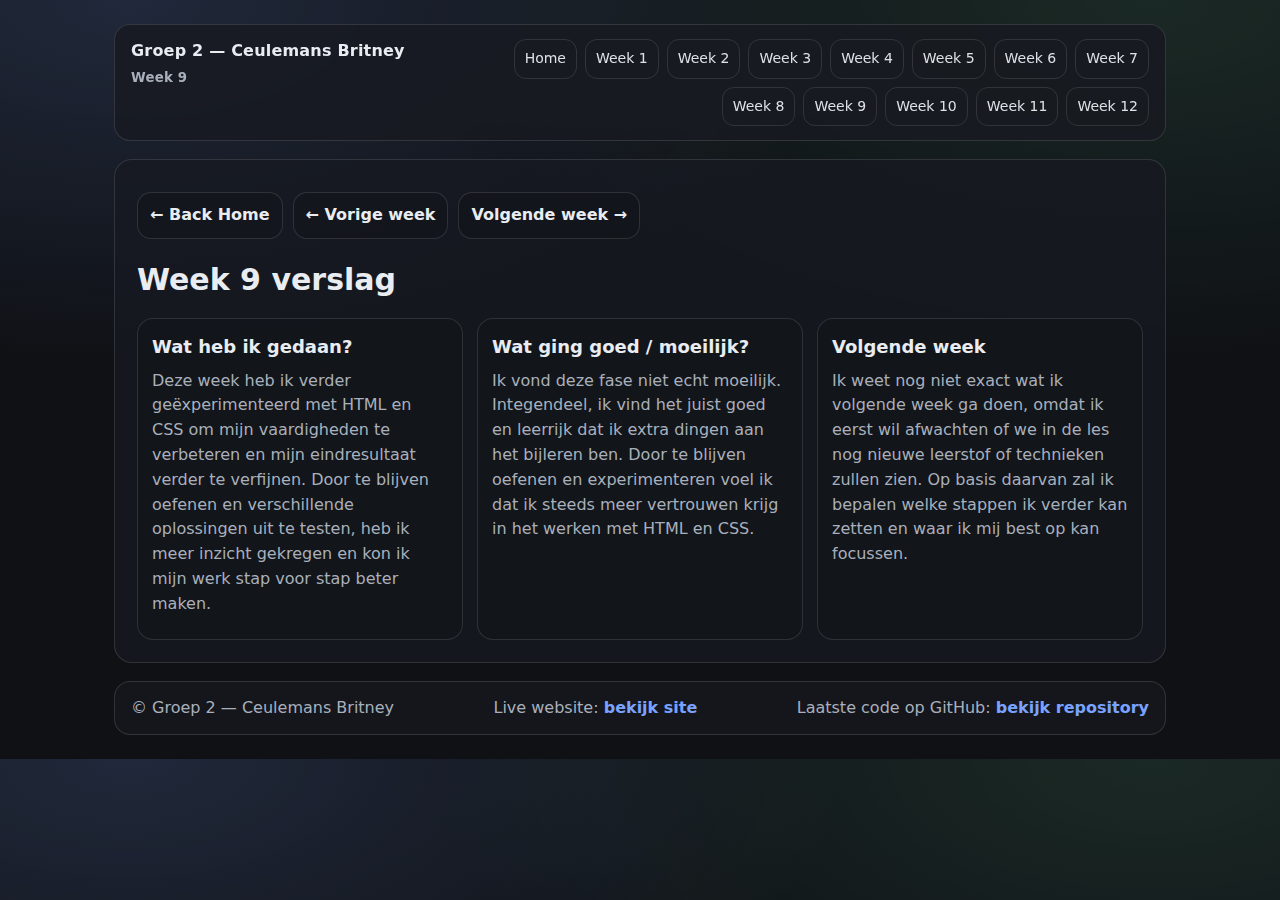
<file: week09.html>
<!doctype html>
<html lang="nl">
<head>
  <meta charset="utf-8" />
  <meta name="viewport" content="width=device-width, initial-scale=1" />
  <title>Week 9 — Groep 2 Ceulemans Britney</title>
  <link rel="stylesheet" href="css/style.css" />
</head>
<body>
  <div class="container">
    <header class="topbar">
      <div class="identity">Groep 2 — Ceulemans Britney<small>Week 9</small></div>
      <nav aria-label="Navigatie weekverslagen">
        <a class="navlink" href="index.html">Home</a>
        <a class="navlink" href="week01.html">Week 1</a><a class="navlink" href="week02.html">Week 2</a><a class="navlink" href="week03.html">Week 3</a><a class="navlink" href="week04.html">Week 4</a><a class="navlink" href="week05.html">Week 5</a><a class="navlink" href="week06.html">Week 6</a><a class="navlink" href="week07.html">Week 7</a><a class="navlink" href="week08.html">Week 8</a><a class="navlink" href="week09.html">Week 9</a><a class="navlink" href="week10.html">Week 10</a><a class="navlink" href="week11.html">Week 11</a><a class="navlink" href="week12.html">Week 12</a>
      </nav>
    </header>

    <main class="main">
      <div class="actions">
        <a class="button" href="index.html">← Back Home</a>
        <a class="button" href="week08.html">← Vorige week</a>
        <a class="button" href="week10.html">Volgende week →</a>
      </div>

      <h1>Week 9 verslag</h1>

      <div class="cardgrid">
        <div class="card"><h2>Wat heb ik gedaan?</h2><p>Deze week heb ik verder geëxperimenteerd met HTML en CSS om mijn vaardigheden te verbeteren en mijn eindresultaat verder te verfijnen. Door te blijven oefenen en verschillende oplossingen uit te testen, heb ik meer inzicht gekregen en kon ik mijn werk stap voor stap beter maken.</p></div>
        <div class="card"><h2>Wat ging goed / moeilijk?</h2><p>Ik vond deze fase niet echt moeilijk. Integendeel, ik vind het juist goed en leerrijk dat ik extra dingen aan het bijleren ben. Door te blijven oefenen en experimenteren voel ik dat ik steeds meer vertrouwen krijg in het werken met HTML en CSS.</p></div>
        <div class="card"><h2>Volgende week</h2><p>Ik weet nog niet exact wat ik volgende week ga doen, omdat ik eerst wil afwachten of we in de les nog nieuwe leerstof of technieken zullen zien. Op basis daarvan zal ik bepalen welke stappen ik verder kan zetten en waar ik mij best op kan focussen.</p></div>
      </div>
    </main>

  <footer>
  <span>© Groep 2 — Ceulemans Britney</span>

  <span>
    Live website:
    <a href="https://resonant-sfogliatella-4cece0.netlify.app/" target="_blank">
      bekijk site
    </a>
  </span>

  <span>
    Laatste code op GitHub:
    <a href="https://github.com/britneyceulemans-web/website_prototypingtools" target="_blank">
      bekijk repository
    </a>
  </span>
</footer>

  </div>
</body>
</html>
</file>
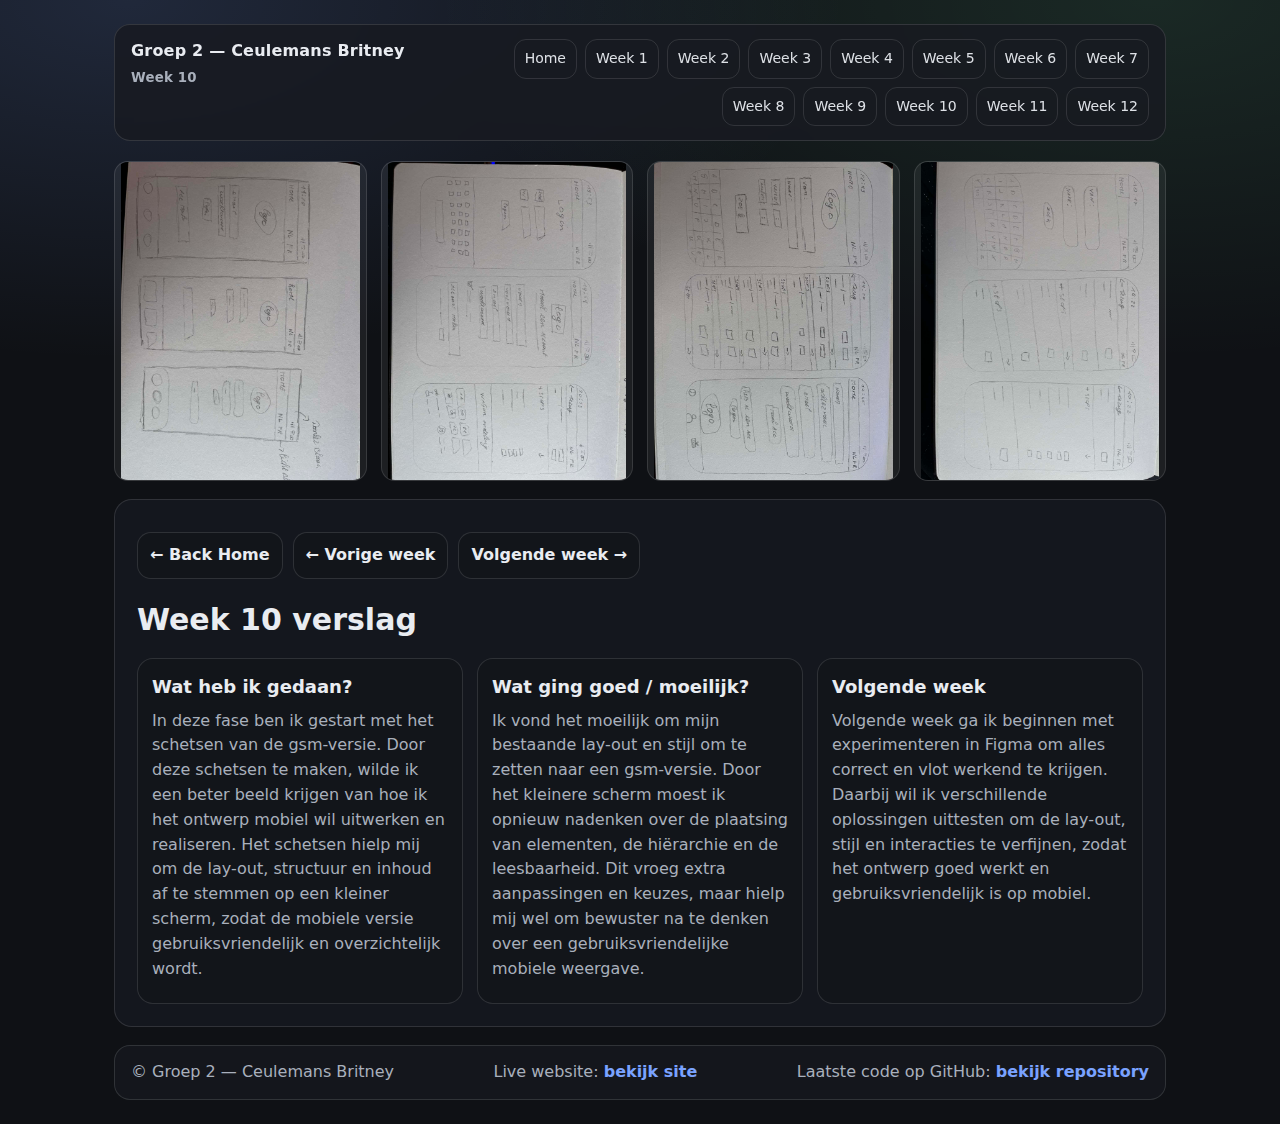
<file: week10.html>
<!doctype html>
<html lang="nl">
<head>
  <meta charset="utf-8" />
  <meta name="viewport" content="width=device-width, initial-scale=1" />
  <title>Week 10 — Groep 2 Ceulemans Britney</title>
  <link rel="stylesheet" href="css/style.css" />
</head>
<body>
  <div class="container">
    <header class="topbar">
      <div class="identity">Groep 2 — Ceulemans Britney<small>Week 10</small></div>
      <nav aria-label="Navigatie weekverslagen">
        <a class="navlink" href="index.html">Home</a>
        <a class="navlink" href="week01.html">Week 1</a><a class="navlink" href="week02.html">Week 2</a><a class="navlink" href="week03.html">Week 3</a><a class="navlink" href="week04.html">Week 4</a><a class="navlink" href="week05.html">Week 5</a><a class="navlink" href="week06.html">Week 6</a><a class="navlink" href="week07.html">Week 7</a><a class="navlink" href="week08.html">Week 8</a><a class="navlink" href="week09.html">Week 9</a><a class="navlink" href="week10.html">Week 10</a><a class="navlink" href="week11.html">Week 11</a><a class="navlink" href="week12.html">Week 12</a>
      </nav>
    </header>

     <div class="gallery">
  <img class="photo" src="assets/images/week10/foto21.jpg.jpg" alt="Week 2 foto 3">
  <img class="photo" src="assets/images/week10/foto22.jpg.jpg" alt="Week 1 foto 2">
    <img class="photo" src="assets/images/week10/foto23.jpg.jpg" alt="Week 1 foto 2">
      <img class="photo" src="assets/images/week10/foto24.jpg.jpg" alt="Week 1 foto 2">
</div>

    <main class="main">
      <div class="actions">
        <a class="button" href="index.html">← Back Home</a>
        <a class="button" href="week09.html">← Vorige week</a>
        <a class="button" href="week11.html">Volgende week →</a>
      </div>

      <h1>Week 10 verslag</h1>

      <div class="cardgrid">
        <div class="card"><h2>Wat heb ik gedaan?</h2><p>In deze fase ben ik gestart met het schetsen van de gsm-versie. Door deze schetsen te maken, wilde ik een beter beeld krijgen van hoe ik het ontwerp mobiel wil uitwerken en realiseren. Het schetsen hielp mij om de lay-out, structuur en inhoud af te stemmen op een kleiner scherm, zodat de mobiele versie gebruiksvriendelijk en overzichtelijk wordt.</p></div>
        <div class="card"><h2>Wat ging goed / moeilijk?</h2><p>Ik vond het moeilijk om mijn bestaande lay-out en stijl om te zetten naar een gsm-versie. Door het kleinere scherm moest ik opnieuw nadenken over de plaatsing van elementen, de hiërarchie en de leesbaarheid. Dit vroeg extra aanpassingen en keuzes, maar hielp mij wel om bewuster na te denken over een gebruiksvriendelijke mobiele weergave.</p></div>
        <div class="card"><h2>Volgende week</h2><p>Volgende week ga ik beginnen met experimenteren in Figma om alles correct en vlot werkend te krijgen. Daarbij wil ik verschillende oplossingen uittesten om de lay-out, stijl en interacties te verfijnen, zodat het ontwerp goed werkt en gebruiksvriendelijk is op mobiel.</p></div>
      </div>
    </main>

  <footer>
  <span>© Groep 2 — Ceulemans Britney</span>

  <span>
    Live website:
    <a href="https://resonant-sfogliatella-4cece0.netlify.app/" target="_blank">
      bekijk site
    </a>
  </span>

  <span>
    Laatste code op GitHub:
    <a href="https://github.com/britneyceulemans-web/website_prototypingtools" target="_blank">
      bekijk repository
    </a>
  </span>
</footer>

  </div>
</body>
</html>
</file>
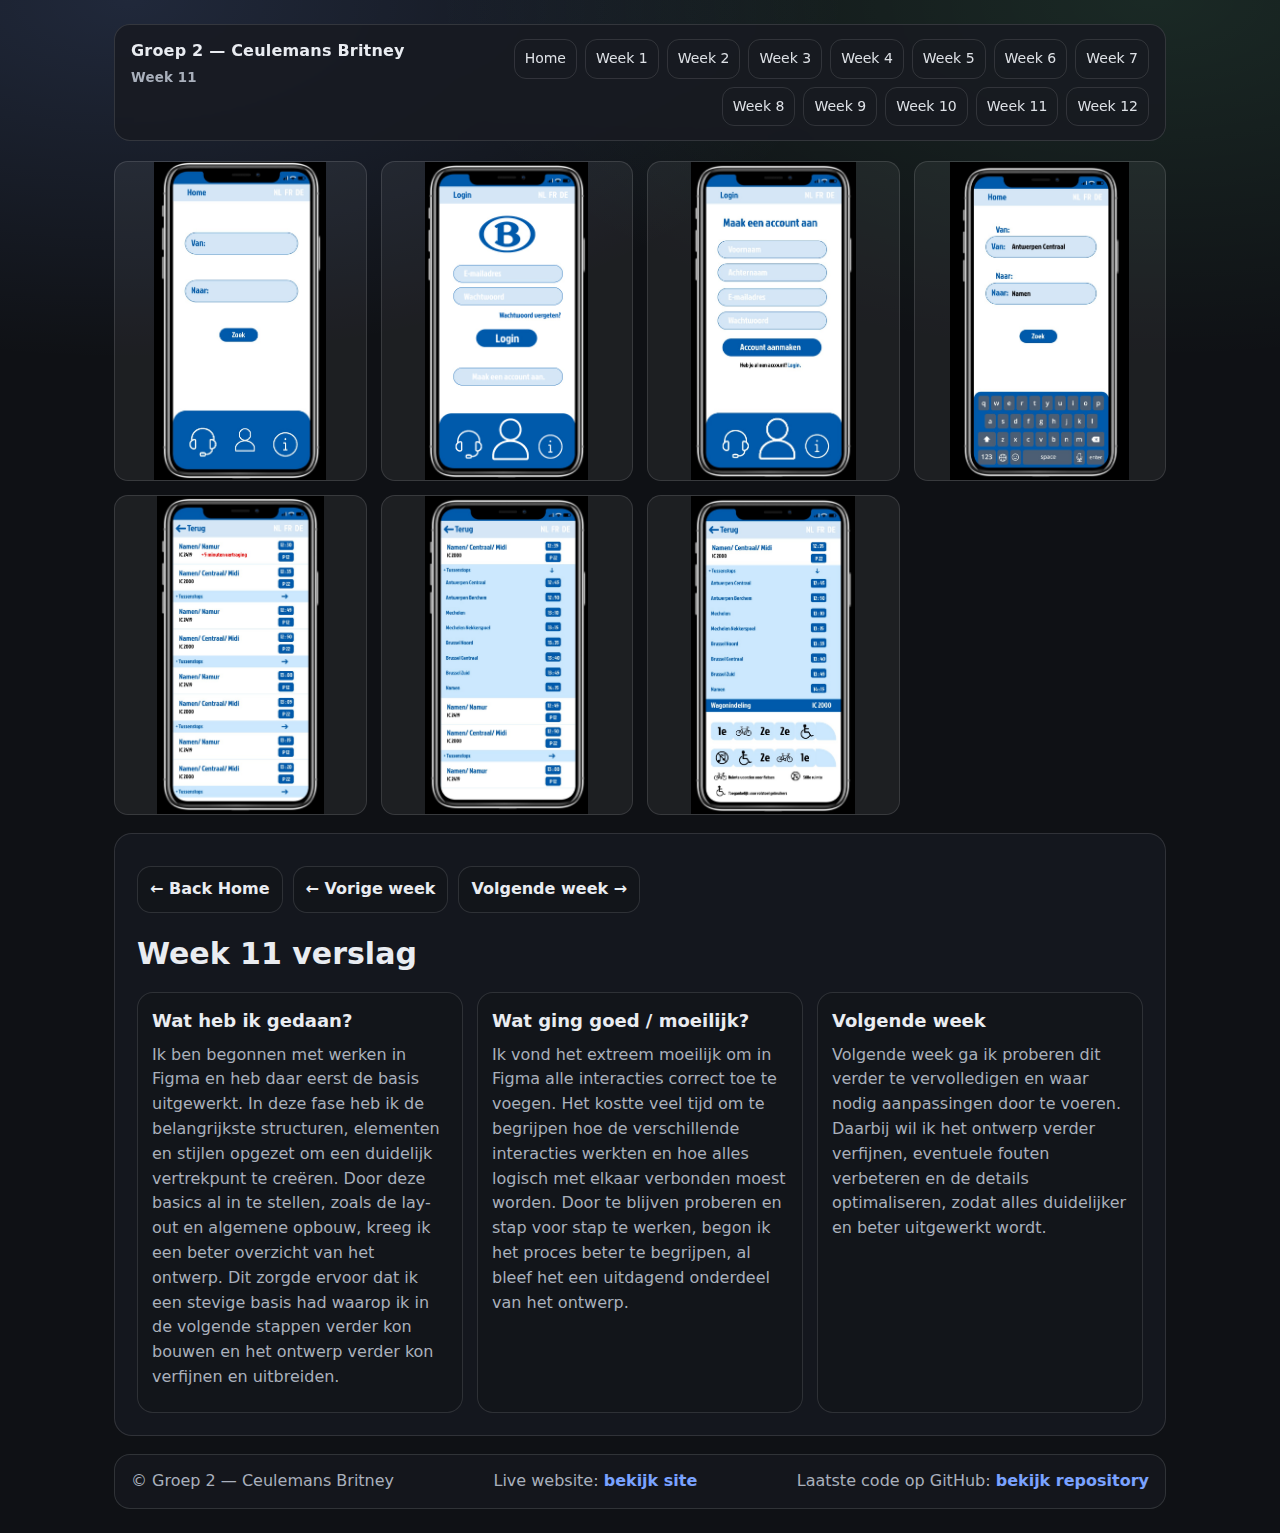
<file: week11.html>
<!doctype html>
<html lang="nl">
<head>
  <meta charset="utf-8" />
  <meta name="viewport" content="width=device-width, initial-scale=1" />
  <title>Week 11 — Groep 2 Ceulemans Britney</title>
  <link rel="stylesheet" href="css/style.css" />
</head>
<body>
  <div class="container">
    <header class="topbar">
      <div class="identity">Groep 2 — Ceulemans Britney<small>Week 11</small></div>
      <nav aria-label="Navigatie weekverslagen">
        <a class="navlink" href="index.html">Home</a>
        <a class="navlink" href="week01.html">Week 1</a><a class="navlink" href="week02.html">Week 2</a><a class="navlink" href="week03.html">Week 3</a><a class="navlink" href="week04.html">Week 4</a><a class="navlink" href="week05.html">Week 5</a><a class="navlink" href="week06.html">Week 6</a><a class="navlink" href="week07.html">Week 7</a><a class="navlink" href="week08.html">Week 8</a><a class="navlink" href="week09.html">Week 9</a><a class="navlink" href="week10.html">Week 10</a><a class="navlink" href="week11.html">Week 11</a><a class="navlink" href="week12.html">Week 12</a>
      </nav>
    </header>

     <div class="gallery">
  <img class="photo" src="assets/images/week11/foto25.jpg.jpg" alt="Week 2 foto 3">
  <img class="photo" src="assets/images/week11/foto26.jpg.jpg" alt="Week 1 foto 2">
    <img class="photo" src="assets/images/week11/foto27.jpg.jpg" alt="Week 1 foto 2">
      <img class="photo" src="assets/images/week11/foto28.jpg.jpg" alt="Week 1 foto 2">
        <img class="photo" src="assets/images/week11/foto29.jpg.jpg" alt="Week 1 foto 2">
          <img class="photo" src="assets/images/week11/foto30.jpg.jpg" alt="Week 1 foto 2">
            <img class="photo" src="assets/images/week11/foto31.jpg.jpg" alt="Week 1 foto 2">
</div>

    <main class="main">
      <div class="actions">
        <a class="button" href="index.html">← Back Home</a>
        <a class="button" href="week10.html">← Vorige week</a>
        <a class="button" href="week12.html">Volgende week →</a>
      </div>

      <h1>Week 11 verslag</h1>

      <div class="cardgrid">
        <div class="card"><h2>Wat heb ik gedaan?</h2><p>Ik ben begonnen met werken in Figma en heb daar eerst de basis uitgewerkt. In deze fase heb ik de belangrijkste structuren, elementen en stijlen opgezet om een duidelijk vertrekpunt te creëren. Door deze basics al in te stellen, zoals de lay-out en algemene opbouw, kreeg ik een beter overzicht van het ontwerp. Dit zorgde ervoor dat ik een stevige basis had waarop ik in de volgende stappen verder kon bouwen en het ontwerp verder kon verfijnen en uitbreiden.</p></div>
        <div class="card"><h2>Wat ging goed / moeilijk?</h2><p>Ik vond het extreem moeilijk om in Figma alle interacties correct toe te voegen. Het kostte veel tijd om te begrijpen hoe de verschillende interacties werkten en hoe alles logisch met elkaar verbonden moest worden. Door te blijven proberen en stap voor stap te werken, begon ik het proces beter te begrijpen, al bleef het een uitdagend onderdeel van het ontwerp.</p></div>
        <div class="card"><h2>Volgende week</h2><p>Volgende week ga ik proberen dit verder te vervolledigen en waar nodig aanpassingen door te voeren. Daarbij wil ik het ontwerp verder verfijnen, eventuele fouten verbeteren en de details optimaliseren, zodat alles duidelijker en beter uitgewerkt wordt.</p></div>
      </div>
    </main>

   <footer>
  <span>© Groep 2 — Ceulemans Britney</span>

  <span>
    Live website:
    <a href="https://resonant-sfogliatella-4cece0.netlify.app/" target="_blank">
      bekijk site
    </a>
  </span>

  <span>
    Laatste code op GitHub:
    <a href="https://github.com/britneyceulemans-web/website_prototypingtools" target="_blank">
      bekijk repository
    </a>
  </span>
</footer>

  </div>
</body>
</html>
</file>
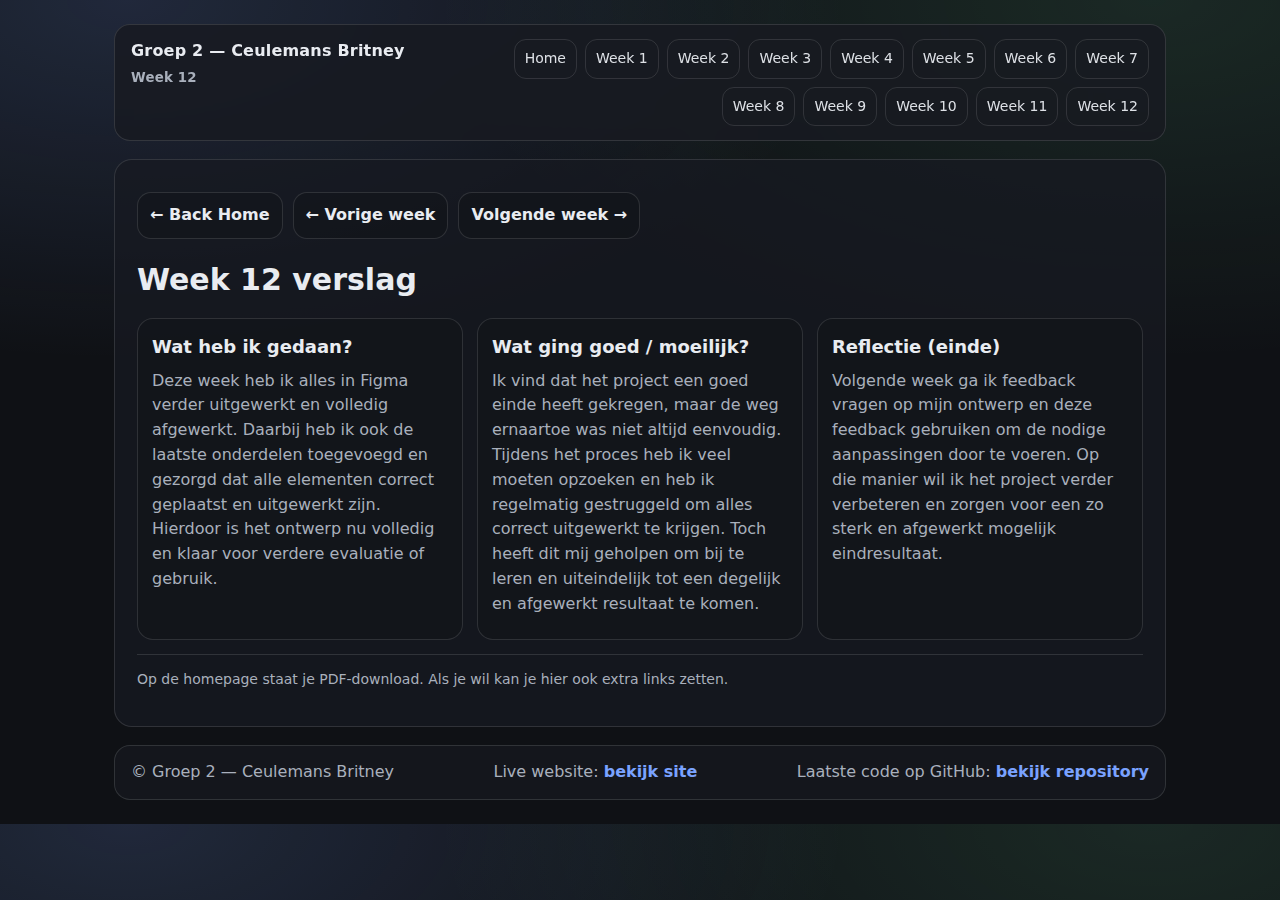
<file: week12.html>
<!doctype html>
<html lang="nl">
<head>
  <meta charset="utf-8" />
  <meta name="viewport" content="width=device-width, initial-scale=1" />
  <title>Week 12 — Groep 2 Ceulemans Britney</title>
  <link rel="stylesheet" href="css/style.css" />
</head>
<body>
  <div class="container">
    <header class="topbar">
      <div class="identity">Groep 2 — Ceulemans Britney<small>Week 12</small></div>
      <nav aria-label="Navigatie weekverslagen">
        <a class="navlink" href="index.html">Home</a>
        <a class="navlink" href="week01.html">Week 1</a><a class="navlink" href="week02.html">Week 2</a><a class="navlink" href="week03.html">Week 3</a><a class="navlink" href="week04.html">Week 4</a><a class="navlink" href="week05.html">Week 5</a><a class="navlink" href="week06.html">Week 6</a><a class="navlink" href="week07.html">Week 7</a><a class="navlink" href="week08.html">Week 8</a><a class="navlink" href="week09.html">Week 9</a><a class="navlink" href="week10.html">Week 10</a><a class="navlink" href="week11.html">Week 11</a><a class="navlink" href="week12.html">Week 12</a>
      </nav>
    </header>

    <main class="main">
      <div class="actions">
        <a class="button" href="index.html">← Back Home</a>
        <a class="button" href="week11.html">← Vorige week</a>
        <a class="button" href="week13.html">Volgende week →</a>
      </div>

      <h1>Week 12 verslag</h1>

      <div class="cardgrid">
        <div class="card"><h2>Wat heb ik gedaan?</h2><p>Deze week heb ik alles in Figma verder uitgewerkt en volledig afgewerkt. Daarbij heb ik ook de laatste onderdelen toegevoegd en gezorgd dat alle elementen correct geplaatst en uitgewerkt zijn. Hierdoor is het ontwerp nu volledig en klaar voor verdere evaluatie of gebruik.</p></div>
        <div class="card"><h2>Wat ging goed / moeilijk?</h2><p>Ik vind dat het project een goed einde heeft gekregen, maar de weg ernaartoe was niet altijd eenvoudig. Tijdens het proces heb ik veel moeten opzoeken en heb ik regelmatig gestruggeld om alles correct uitgewerkt te krijgen. Toch heeft dit mij geholpen om bij te leren en uiteindelijk tot een degelijk en afgewerkt resultaat te komen.</p></div>
        <div class="card"><h2>Reflectie (einde)</h2><p>Volgende week ga ik feedback vragen op mijn ontwerp en deze feedback gebruiken om de nodige aanpassingen door te voeren. Op die manier wil ik het project verder verbeteren en zorgen voor een zo sterk en afgewerkt mogelijk eindresultaat.</p></div>
      </div>

      <hr />
      <p class="note">Op de homepage staat je PDF-download. Als je wil kan je hier ook extra links zetten.</p>
    </main>
<footer>
  <span>© Groep 2 — Ceulemans Britney</span>

  <span>
    Live website:
    <a href="https://resonant-sfogliatella-4cece0.netlify.app/" target="_blank">
      bekijk site
    </a>
  </span>

  <span>
    Laatste code op GitHub:
    <a href="https://github.com/britneyceulemans-web/website_prototypingtools" target="_blank">
      bekijk repository
    </a>
  </span>
</footer>

  </div>
</body>
</html>
</file>
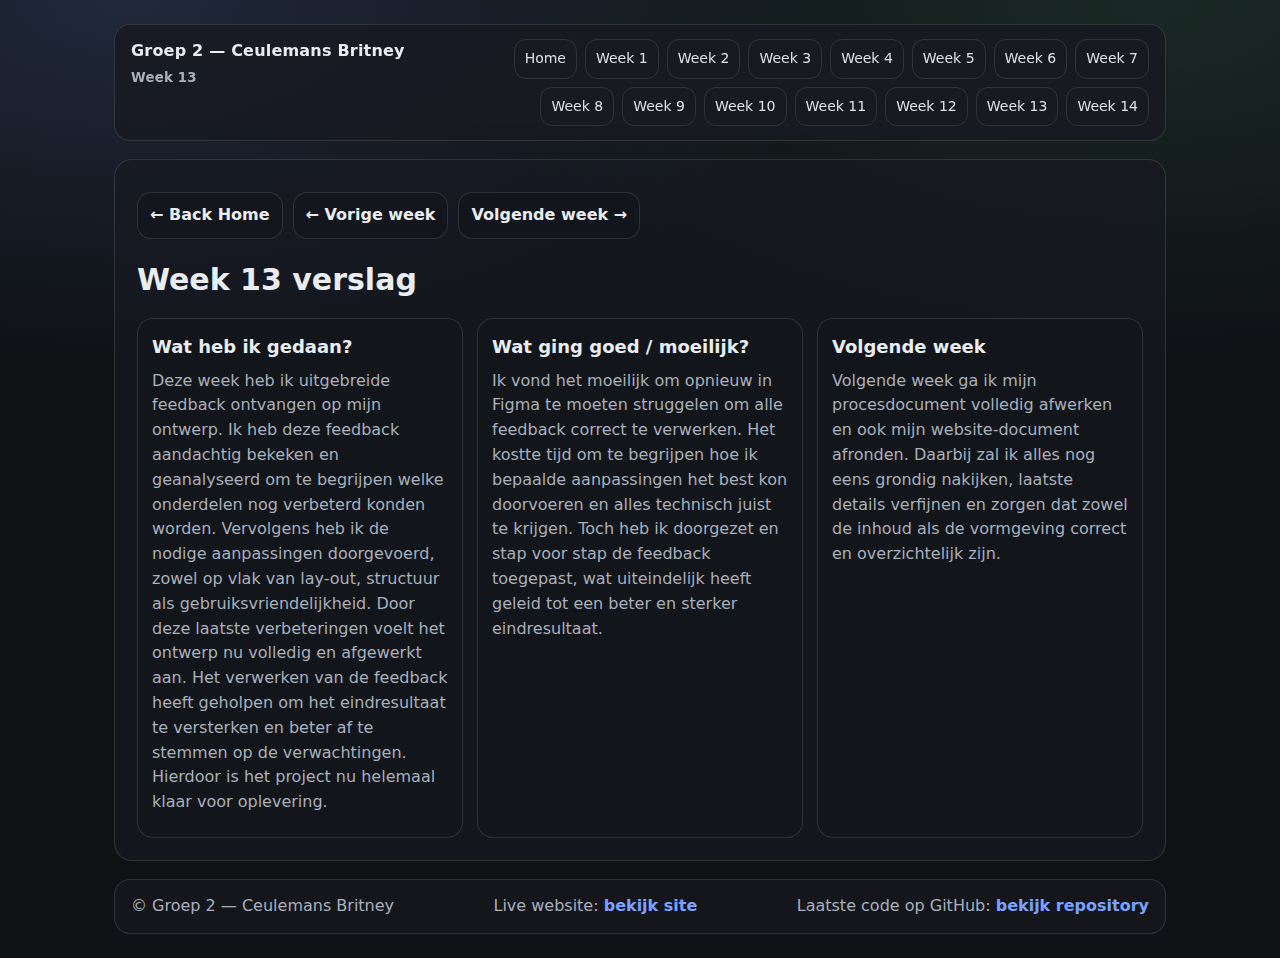
<file: week13.html>
<!doctype html>
<html lang="nl">
<head>
  <meta charset="utf-8" />
  <meta name="viewport" content="width=device-width, initial-scale=1" />
  <title>Week 13 — Groep 2 Ceulemans Britney</title>
  <link rel="stylesheet" href="css/style.css" />
</head>
<body>
  <div class="container">

    <header class="topbar">
      <div class="identity">
        Groep 2 — Ceulemans Britney
        <small>Week 13</small>
      </div>

      <nav aria-label="Navigatie weekverslagen">
        <a class="navlink" href="index.html">Home</a>
        <a class="navlink" href="week01.html">Week 1</a>
        <a class="navlink" href="week02.html">Week 2</a>
        <a class="navlink" href="week03.html">Week 3</a>
        <a class="navlink" href="week04.html">Week 4</a>
        <a class="navlink" href="week05.html">Week 5</a>
        <a class="navlink" href="week06.html">Week 6</a>
        <a class="navlink" href="week07.html">Week 7</a>
        <a class="navlink" href="week08.html">Week 8</a>
        <a class="navlink" href="week09.html">Week 9</a>
        <a class="navlink" href="week10.html">Week 10</a>
        <a class="navlink" href="week11.html">Week 11</a>
        <a class="navlink" href="week12.html">Week 12</a>
        <a class="navlink" href="week13.html">Week 13</a>
        <a class="navlink" href="week14.html">Week 14</a>
      </nav>
    </header>

    <main class="main">
      <div class="actions">
        <a class="button" href="index.html">← Back Home</a>
        <a class="button" href="week12.html">← Vorige week</a>
        <a class="button" href="week14.html">Volgende week →</a>
      </div>

      <h1>Week 13 verslag</h1>


      <div class="cardgrid">
        <div class="card">
          <h2>Wat heb ik gedaan?</h2>
          <p>Deze week heb ik uitgebreide feedback ontvangen op mijn ontwerp. Ik heb deze feedback aandachtig bekeken en geanalyseerd om te begrijpen welke onderdelen nog verbeterd konden worden. Vervolgens heb ik de nodige aanpassingen doorgevoerd, zowel op vlak van lay-out, structuur als gebruiksvriendelijkheid.

Door deze laatste verbeteringen voelt het ontwerp nu volledig en afgewerkt aan. Het verwerken van de feedback heeft geholpen om het eindresultaat te versterken en beter af te stemmen op de verwachtingen. Hierdoor is het project nu helemaal klaar voor oplevering.</p>
        </div>
        <div class="card">
          <h2>Wat ging goed / moeilijk?</h2>
          <p>Ik vond het moeilijk om opnieuw in Figma te moeten struggelen om alle feedback correct te verwerken. Het kostte tijd om te begrijpen hoe ik bepaalde aanpassingen het best kon doorvoeren en alles technisch juist te krijgen. Toch heb ik doorgezet en stap voor stap de feedback toegepast, wat uiteindelijk heeft geleid tot een beter en sterker eindresultaat.</p>
        </div>
        <div class="card">
          <h2>Volgende week</h2>
          <p>Volgende week ga ik mijn procesdocument volledig afwerken en ook mijn website-document afronden. Daarbij zal ik alles nog eens grondig nakijken, laatste details verfijnen en zorgen dat zowel de inhoud als de vormgeving correct en overzichtelijk zijn.</p>
        </div>
      </div>
    </main>

   <footer>
  <span>© Groep 2 — Ceulemans Britney</span>

  <span>
    Live website:
    <a href="https://resonant-sfogliatella-4cece0.netlify.app/" target="_blank">
      bekijk site
    </a>
  </span>

  <span>
    Laatste code op GitHub:
    <a href="https://github.com/britneyceulemans-web/website_prototypingtools" target="_blank">
      bekijk repository
    </a>
  </span>
</footer>


  </div>
</body>
</html>
</file>
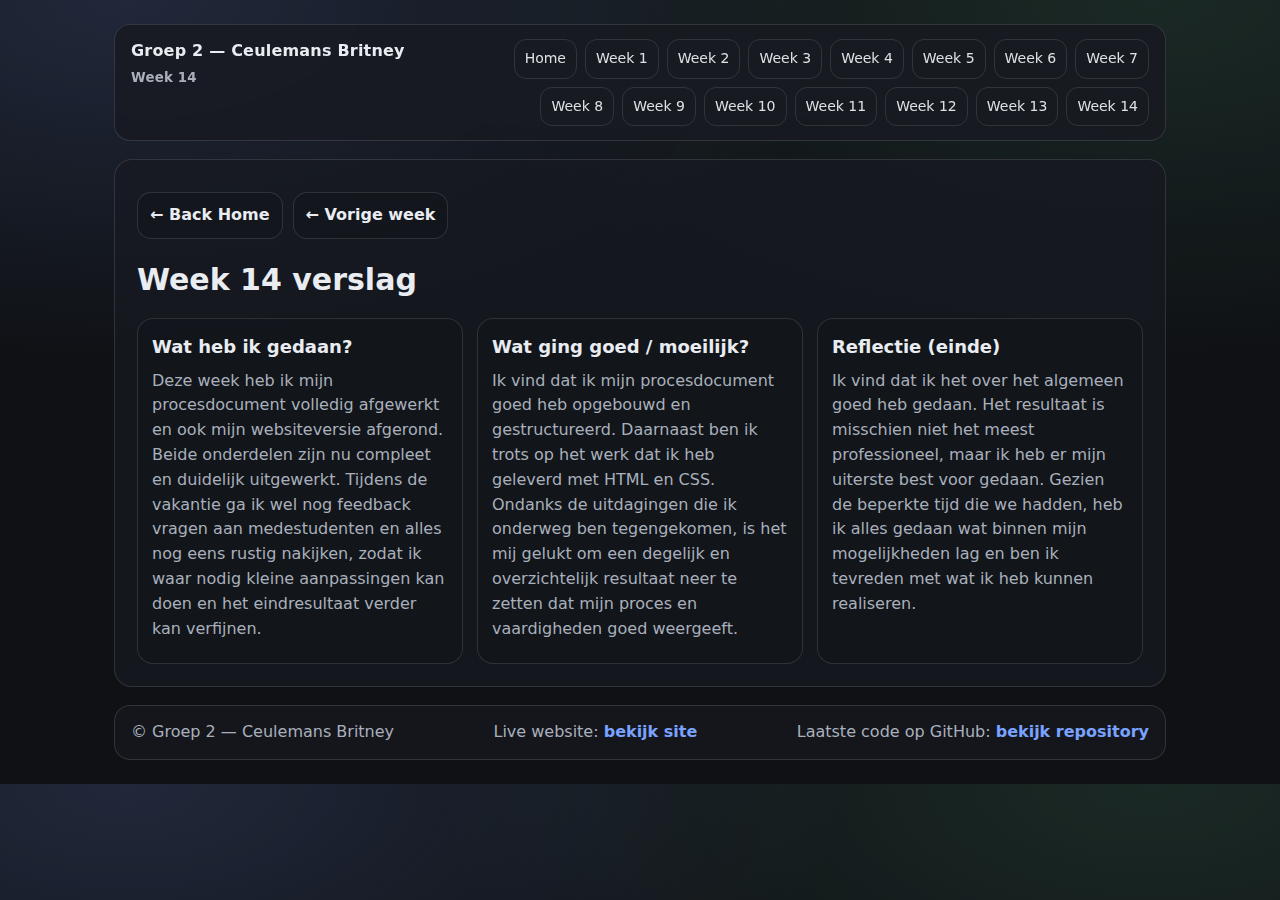
<file: week14.html>
<!doctype html>
<html lang="nl">
<head>
  <meta charset="utf-8" />
  <meta name="viewport" content="width=device-width, initial-scale=1" />
  <title>Week 14 — Groep 2 Ceulemans Britney</title>
  <link rel="stylesheet" href="css/style.css" />
</head>
<body>
  <div class="container">

    <header class="topbar">
      <div class="identity">
        Groep 2 — Ceulemans Britney
        <small>Week 14</small>
      </div>

      <nav aria-label="Navigatie weekverslagen">
        <a class="navlink" href="index.html">Home</a>
        <a class="navlink" href="week01.html">Week 1</a>
        <a class="navlink" href="week02.html">Week 2</a>
        <a class="navlink" href="week03.html">Week 3</a>
        <a class="navlink" href="week04.html">Week 4</a>
        <a class="navlink" href="week05.html">Week 5</a>
        <a class="navlink" href="week06.html">Week 6</a>
        <a class="navlink" href="week07.html">Week 7</a>
        <a class="navlink" href="week08.html">Week 8</a>
        <a class="navlink" href="week09.html">Week 9</a>
        <a class="navlink" href="week10.html">Week 10</a>
        <a class="navlink" href="week11.html">Week 11</a>
        <a class="navlink" href="week12.html">Week 12</a>
        <a class="navlink" href="week13.html">Week 13</a>
        <a class="navlink" href="week14.html">Week 14</a>
      </nav>
    </header>

    <main class="main">
      <div class="actions">
        <a class="button" href="index.html">← Back Home</a>
        <a class="button" href="week13.html">← Vorige week</a>
      </div>

      <h1>Week 14 verslag</h1>

      <div class="cardgrid">
        <div class="card">
          <h2>Wat heb ik gedaan?</h2>
          <p>Deze week heb ik mijn procesdocument volledig afgewerkt en ook mijn websiteversie afgerond. Beide onderdelen zijn nu compleet en duidelijk uitgewerkt. Tijdens de vakantie ga ik wel nog feedback vragen aan medestudenten en alles nog eens rustig nakijken, zodat ik waar nodig kleine aanpassingen kan doen en het eindresultaat verder kan verfijnen.</p>
        </div>
        <div class="card">
          <h2>Wat ging goed / moeilijk?</h2>
          <p>Ik vind dat ik mijn procesdocument goed heb opgebouwd en gestructureerd. Daarnaast ben ik trots op het werk dat ik heb geleverd met HTML en CSS. Ondanks de uitdagingen die ik onderweg ben tegengekomen, is het mij gelukt om een degelijk en overzichtelijk resultaat neer te zetten dat mijn proces en vaardigheden goed weergeeft.</p>
        </div>
        <div class="card">
          <h2>Reflectie (einde)</h2>
          <p>Ik vind dat ik het over het algemeen goed heb gedaan. Het resultaat is misschien niet het meest professioneel, maar ik heb er mijn uiterste best voor gedaan. Gezien de beperkte tijd die we hadden, heb ik alles gedaan wat binnen mijn mogelijkheden lag en ben ik tevreden met wat ik heb kunnen realiseren.</p>
        </div>
      </div>
    </main>

   <footer>
  <span>© Groep 2 — Ceulemans Britney</span>

  <span>
    Live website:
    <a href="https://resonant-sfogliatella-4cece0.netlify.app/" target="_blank">
      bekijk site
    </a>
  </span>

  <span>
    Laatste code op GitHub:
    <a href="https://github.com/britneyceulemans-web/website_prototypingtools" target="_blank">
      bekijk repository
    </a>
  </span>
</footer>


  </div>
</body>
</html>
</file>
<file: css/style.css>
:root{
  --bg:#0f1115;
  --card:#171a21;
  --text:#e9ecf1;
  --muted:#a9b0bc;
  --accent:#7aa2ff;
  --accent2:#7dffb2;
  --border: rgba(255,255,255,.12);
}

*{ box-sizing:border-box; margin:0; padding:0; }

body{
  font-family: system-ui, -apple-system, Segoe UI, Roboto, Arial, sans-serif;
  background:
    radial-gradient(1200px 600px at 10% 0%, rgba(122,162,255,.16), transparent 60%),
    radial-gradient(1200px 600px at 90% 0%, rgba(125,255,178,.10), transparent 60%),
    var(--bg);
  color: var(--text);
  line-height: 1.55;
}

.container{
  max-width: 1100px;
  margin: 0 auto;
  padding: 24px;
}

.topbar{
  display:flex;
  align-items:flex-start;
  justify-content:space-between;
  gap:16px;
  padding: 14px 16px;
  background: rgba(23,26,33,.85);
  border: 1px solid var(--border);
  border-radius: 16px;
  backdrop-filter: blur(8px);
}

.identity{
  font-weight: 800;
  letter-spacing: .2px;
}
.identity small{
  display:block;
  margin-top: 4px;
  color: var(--muted);
  font-weight: 600;
}

nav{
  display:flex;
  flex-wrap: wrap;
  gap: 8px;
  justify-content:flex-end;
  max-width: 680px;
}

.navlink{
  text-decoration:none;
  color: var(--text);
  padding: 8px 10px;
  border: 1px solid var(--border);
  border-radius: 12px;
  font-size: 14px;
  opacity: .95;
  transition: .15s ease;
}
.navlink:hover{
  border-color: rgba(122,162,255,.35);
  box-shadow: 0 0 0 3px rgba(122,162,255,.12);
  transform: translateY(-1px);
}

.main{
  margin-top: 18px;
  background: rgba(23,26,33,.75);
  border: 1px solid var(--border);
  border-radius: 18px;
  padding: 22px;
}

h1{ font-size: 30px; margin-bottom: 6px; }
p{ color: var(--muted); margin-bottom: 14px; }

.actions{
  display:flex;
  gap: 10px;
  flex-wrap: wrap;
  margin: 10px 0 18px;
}

.button{
  display:inline-flex;
  align-items:center;
  justify-content:center;
  gap: 8px;
  padding: 10px 12px;
  border-radius: 14px;
  border: 1px solid var(--border);
  background: rgba(15,17,21,.35);
  color: var(--text);
  text-decoration:none;
  font-weight: 800;
  transition: .15s ease;
}
.button:hover{
  border-color: rgba(125,255,178,.35);
  box-shadow: 0 0 0 3px rgba(125,255,178,.10);
  transform: translateY(-1px);
}

.cardgrid{
  display:grid;
  grid-template-columns: repeat(auto-fit, minmax(240px, 1fr));
  gap: 14px;
  margin-top: 14px;
}

.card{
  padding: 14px;
  border: 1px solid var(--border);
  border-radius: 16px;
  background: rgba(15,17,21,.35);
}

.card h2{ font-size: 18px; margin-bottom: 8px; }
.card p{ margin-bottom: 8px; }

.card a{
  display:inline-block;
  margin-top: 4px;
  color: var(--accent);
  text-decoration:none;
  font-weight: 800;
}
.card a:hover{ text-decoration: underline; }

hr{
  border:0;
  border-top: 1px solid var(--border);
  margin: 14px 0;
}

footer{
  margin-top: 18px;
  padding: 14px 16px;
  border-radius: 16px;
  border: 1px solid var(--border);
  background: rgba(23,26,33,.6);
  color: var(--muted);
  display:flex;
  flex-wrap: wrap;
  gap: 10px;
  align-items:center;
  justify-content:space-between;
}

footer a{
  color: var(--accent);
  text-decoration:none;
  font-weight: 800;
}
footer a:hover{ text-decoration: underline; }

.note{
  font-size: 14px;
  color: var(--muted);
}

.gallery{
  display: grid;
  grid-template-columns: repeat(auto-fit, minmax(220px, 1fr));
  gap: 14px;
  margin-top: 20px;
}

.photo{
  width: 100%;
  height: 320px;        /* mag je aanpassen */
  object-fit: contain;  /* toont alles */
  background: rgba(255,255,255,0.06);
  border-radius: 14px;
  border: 1px solid var(--border);
  display: block;
}
</file>
